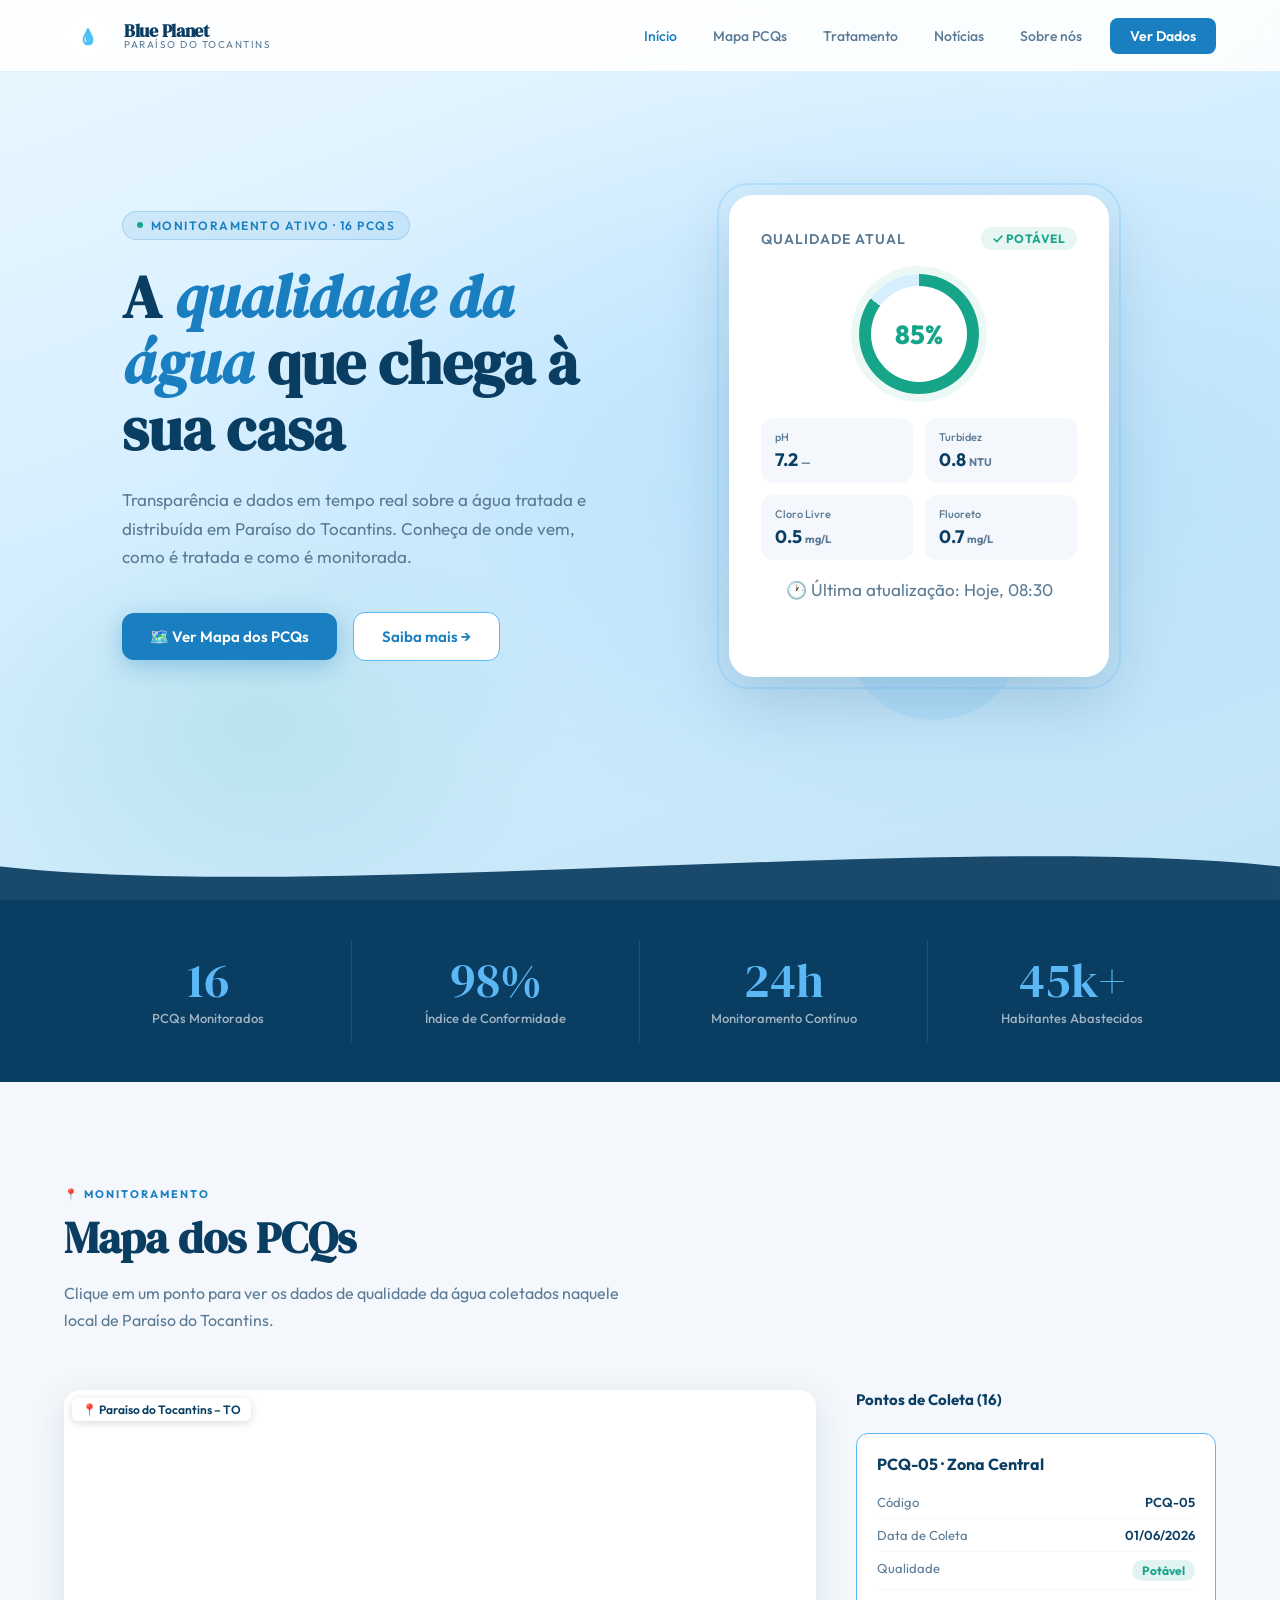
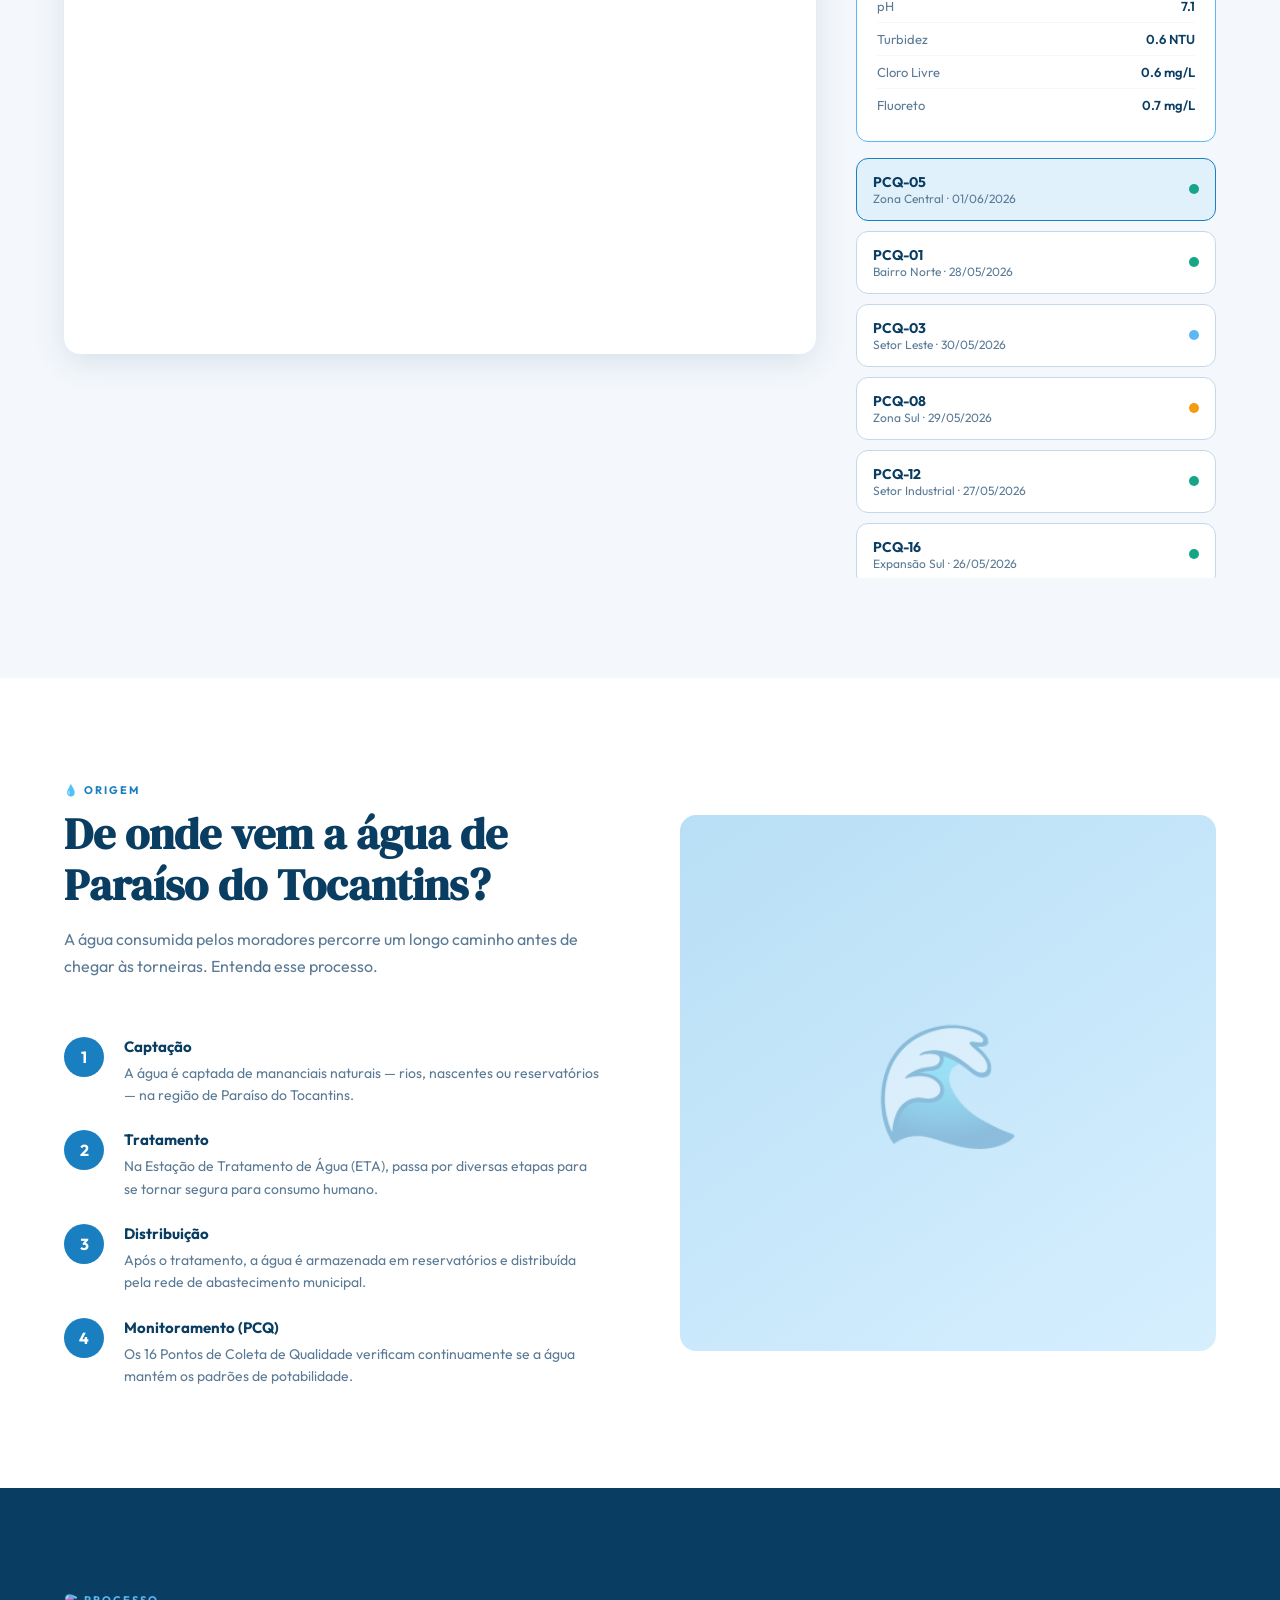
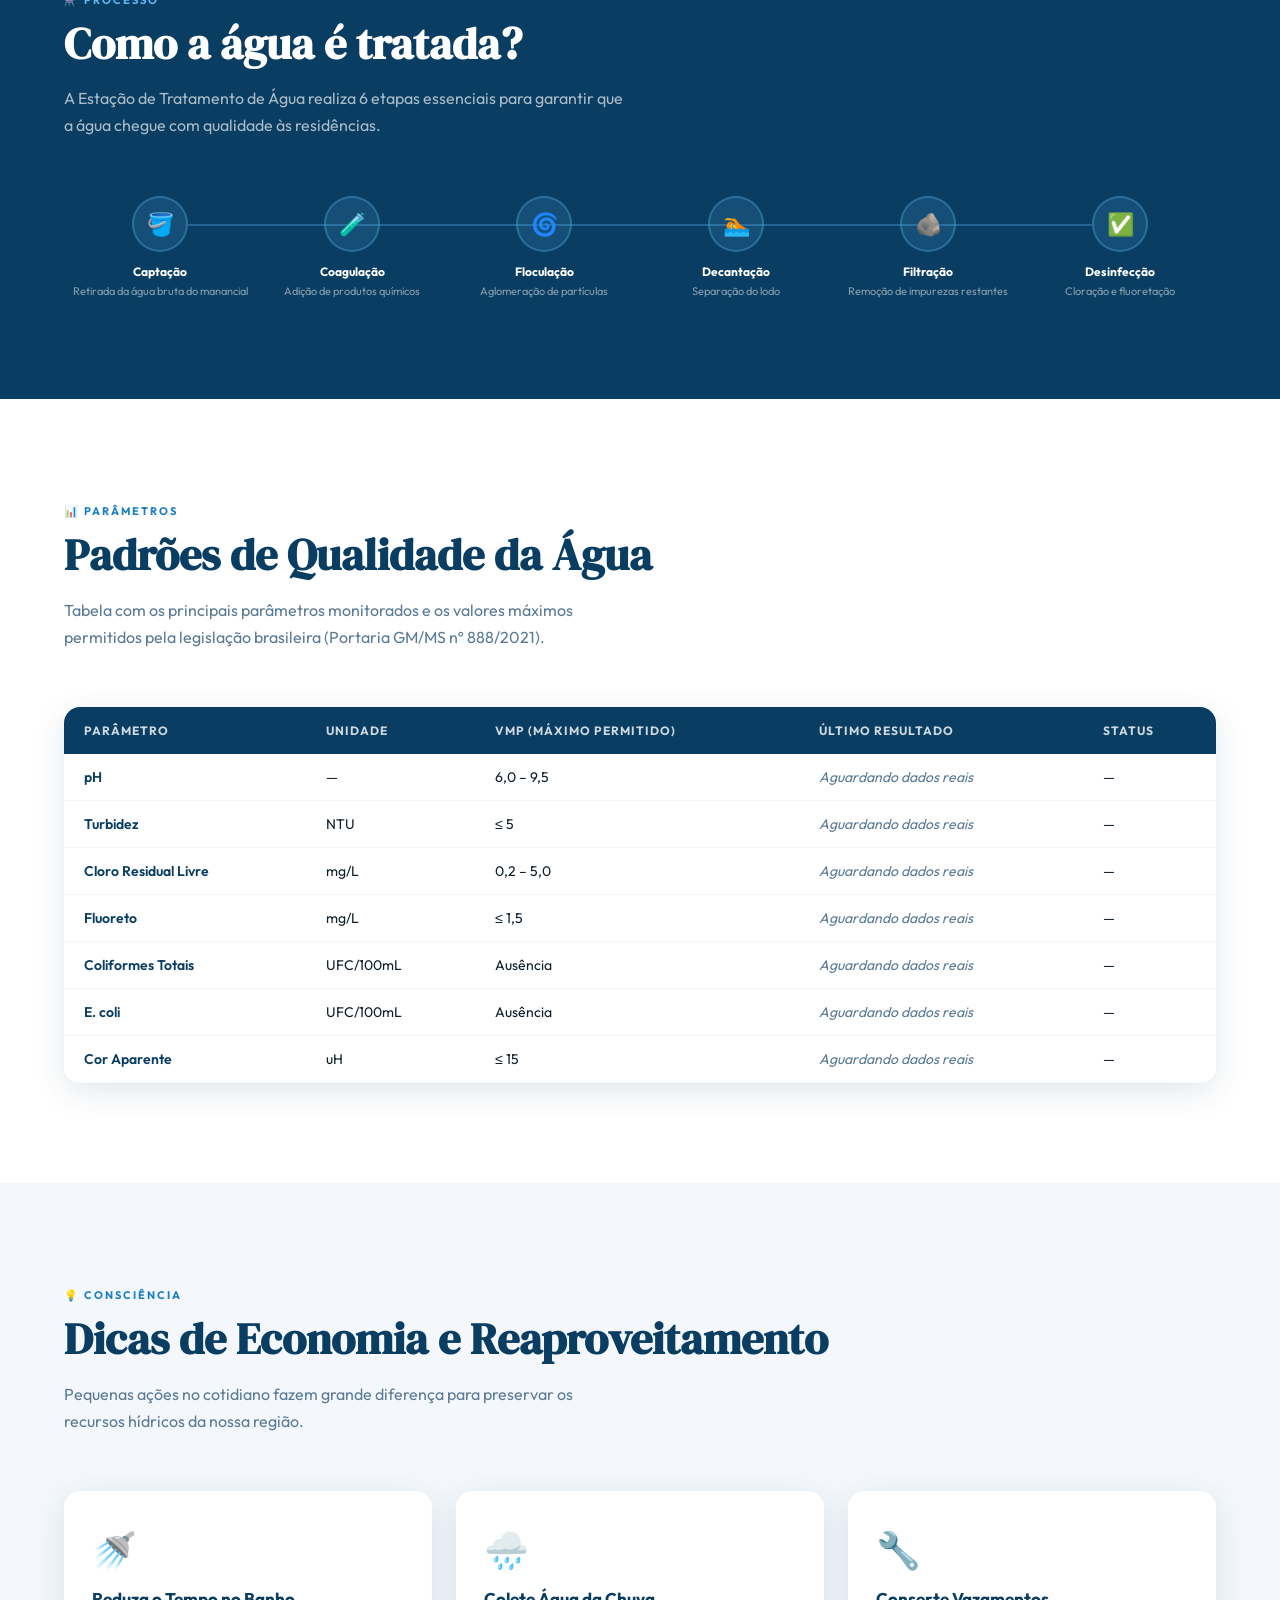
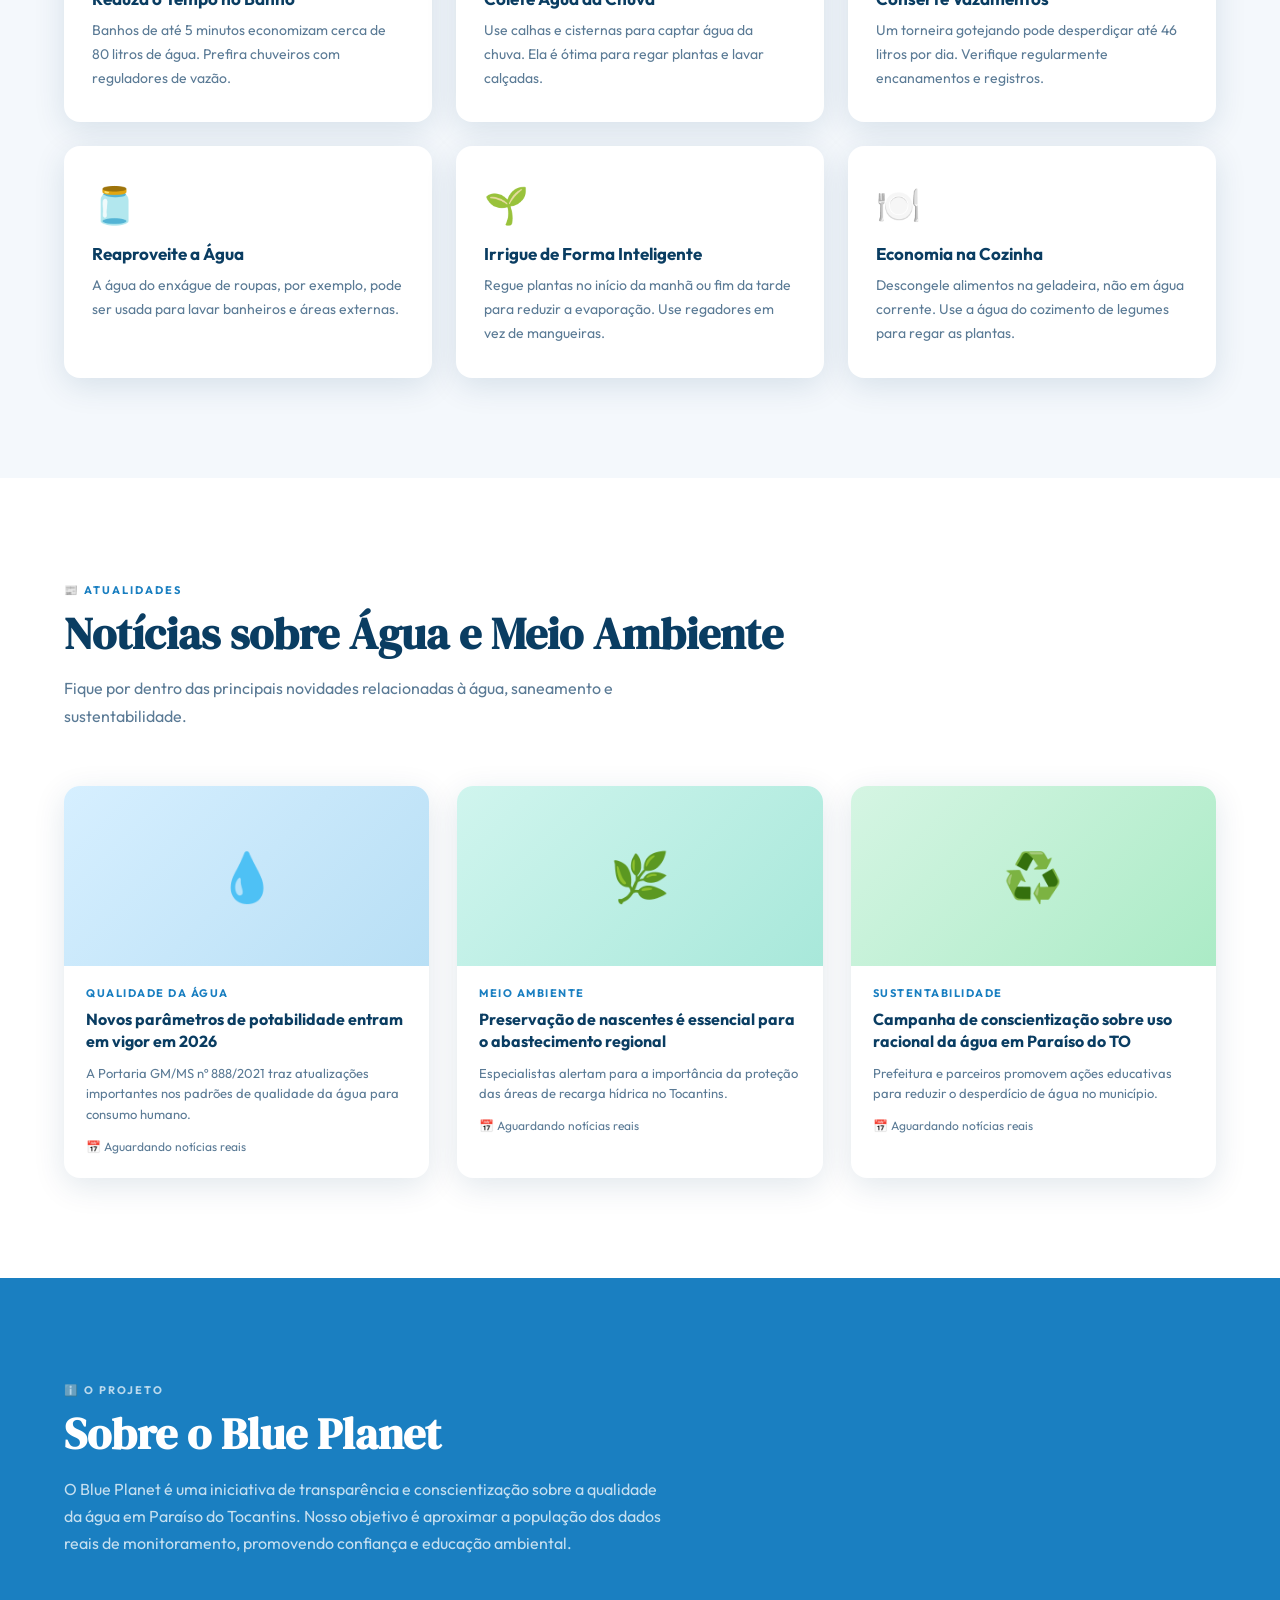
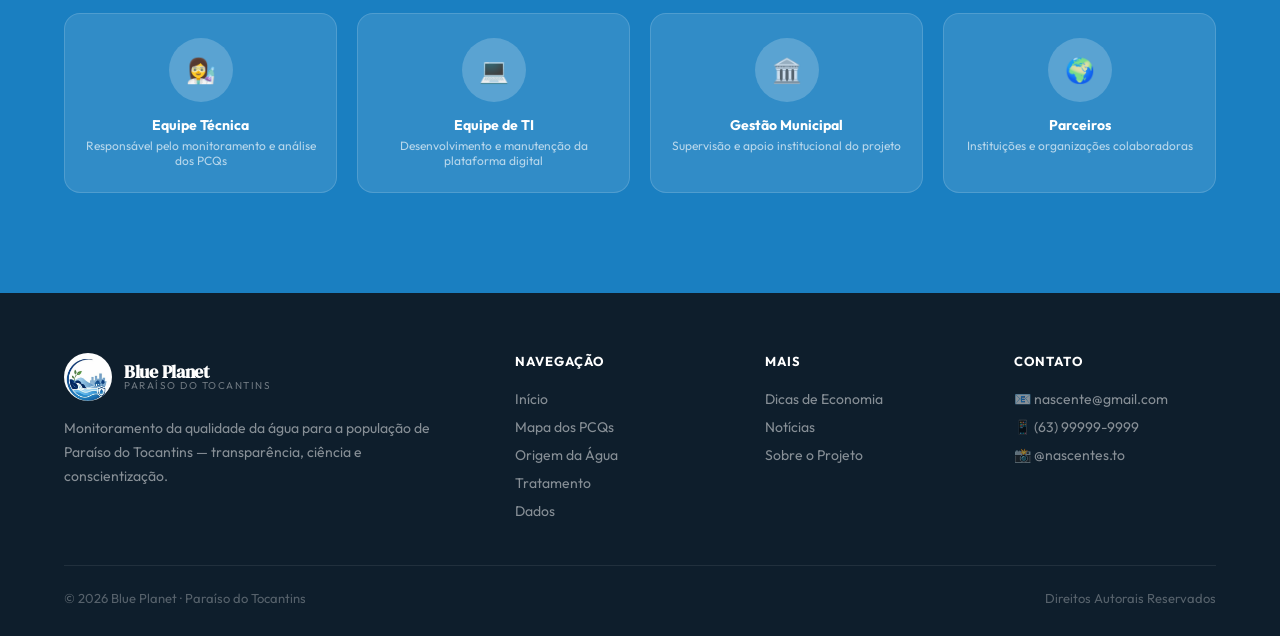
<file: BLUE PLANT/index.html>
﻿<!DOCTYPE html>
<html lang="pt-BR">
<head>
<meta charset="UTF-8">
<meta name="viewport" content="width=device-width, initial-scale=1.0">
<title>Blue Planet — Monitoramento da Água · Paraíso do Tocantins</title>
<link rel="preconnect" href="https://fonts.googleapis.com">
<link href="https://fonts.googleapis.com/css2?family=Outfit:wght@300;400;500;600;700;800&family=DM+Serif+Display:ital@0;1&display=swap" rel="stylesheet">
<link rel="stylesheet" href="style.css">
</head>
<body>

<!-- ── HEADER ── -->
<header id="header">
  <a href="#" class="logo-area">
    <div class="logo-icon">💧</div>
    <div class="logo-text">
      <strong>Blue Planet</strong>
      <span>Paraíso do Tocantins</span>
    </div>
  </a>
  <nav>
    <a href="#inicio" class="active">Início</a>
    <a href="#mapa">Mapa PCQs</a>
    <a href="#tratamento">Tratamento</a>
    <a href="#noticias">Notícias</a>
    <a href="#sobre">Sobre nós</a>
    <a href="#dados" class="btn-nav">Ver Dados</a>
  </nav>
</header>

<!-- ── HERO ── -->
<section class="hero" id="inicio">
  <div class="hero-bg"></div>
  <div class="bubble"></div>
  <div class="bubble"></div>
  <div class="bubble"></div>
  <div class="hero-inner">
    <div class="hero-content">
      <div class="hero-tag">Monitoramento Ativo · 16 PCQs</div>
      <h1>A <em>qualidade da água</em> que chega à sua casa</h1>
      <p>Transparência e dados em tempo real sobre a água tratada e distribuída em Paraíso do Tocantins. Conheça de onde vem, como é tratada e como é monitorada.</p>
      <div class="hero-actions">
        <a href="#mapa" class="btn-primary">🗺️ Ver Mapa dos PCQs</a>
        <a href="#origem" class="btn-secondary">Saiba mais →</a>
      </div>
    </div>
    <div class="hero-visual">
      <div class="water-card">
        <div class="card-header-row">
          <h3>Qualidade Atual</h3>
          <span class="badge-good">✓ POTÁVEL</span>
        </div>
        <div class="quality-circle">
          <span>85%</span>
        </div>
        <div class="params-grid">
          <div class="param-item">
            <div class="label">pH</div>
            <div class="value">7.2 <span class="unit">—</span></div>
          </div>
          <div class="param-item">
            <div class="label">Turbidez</div>
            <div class="value">0.8 <span class="unit">NTU</span></div>
          </div>
          <div class="param-item">
            <div class="label">Cloro Livre</div>
            <div class="value">0.5 <span class="unit">mg/L</span></div>
          </div>
          <div class="param-item">
            <div class="label">Fluoreto</div>
            <div class="value">0.7 <span class="unit">mg/L</span></div>
          </div>
        </div>
        <p class="last-update">🕐 Última atualização: Hoje, 08:30</p>
      </div>
    </div>
  </div>
  <div class="wave-top">
    <svg viewBox="0 0 1440 80" fill="none" xmlns="http://www.w3.org/2000/svg">
      <path d="M0,40 C360,80 1080,0 1440,40 L1440,80 L0,80 Z" fill="#1A4A6B"/>
    </svg>
  </div>
</section>

<!-- ── STATS BAR ── -->
<div class="stats-bar">
  <div class="stats-inner">
    <div class="stat-item reveal">
      <div class="stat-num">16</div>
      <div class="stat-label">PCQs Monitorados</div>
    </div>
    <div class="stat-item reveal">
      <div class="stat-num">98%</div>
      <div class="stat-label">Índice de Conformidade</div>
    </div>
    <div class="stat-item reveal">
      <div class="stat-num">24h</div>
      <div class="stat-label">Monitoramento Contínuo</div>
    </div>
    <div class="stat-item reveal">
      <div class="stat-num">45k+</div>
      <div class="stat-label">Habitantes Abastecidos</div>
    </div>
  </div>
</div>

<!-- ── MAP SECTION ── -->
<section class="map-section" id="mapa">
  <div class="section-inner">
    <div class="reveal">
      <span class="section-tag">📍 Monitoramento</span>
      <h2 class="section-title">Mapa dos PCQs</h2>
      <p class="section-sub">Clique em um ponto para ver os dados de qualidade da água coletados naquele local de Paraíso do Tocantins.</p>
    </div>
    <div class="map-layout reveal">
      <div class="map-container" style="position:relative;">
        <iframe
          src="https://maps.google.com/maps?q=-10.1769,-48.8801&z=13&output=embed"
          style="width:100%;height:100%;border:none;display:block;"
          title="Mapa de Paraíso do Tocantins"
          loading="lazy"
          referrerpolicy="no-referrer-when-downgrade"
          allowfullscreen>
        </iframe>
        <div style="position:absolute;top:8px;left:8px;background:white;padding:4px 10px;border-radius:6px;font-size:12px;font-weight:600;color:var(--blue-deep);box-shadow:0 2px 8px rgba(0,0,0,.15);">
          📍 Paraíso do Tocantins – TO
        </div>
      </div>
      <div class="map-sidebar">
        <h3>Pontos de Coleta (16)</h3>
        <div class="pcq-info-panel">
          <h4>PCQ-05 · Zona Central</h4>
          <div class="info-row"><span class="k">Código</span><span class="v">PCQ-05</span></div>
          <div class="info-row"><span class="k">Data de Coleta</span><span class="v">01/06/2026</span></div>
          <div class="info-row"><span class="k">Qualidade</span><span class="v"><span class="quality-badge potavel">Potável</span></span></div>
          <div class="info-row"><span class="k">pH</span><span class="v">7.1</span></div>
          <div class="info-row"><span class="k">Turbidez</span><span class="v">0.6 NTU</span></div>
          <div class="info-row"><span class="k">Cloro Livre</span><span class="v">0.6 mg/L</span></div>
          <div class="info-row"><span class="k">Fluoreto</span><span class="v">0.7 mg/L</span></div>
        </div>
        <div class="pcq-list">
          <div class="pcq-card active"><div><div class="pcq-id">PCQ-05</div><div class="pcq-detail">Zona Central · 01/06/2026</div></div><div class="pcq-status good"></div></div>
          <div class="pcq-card"><div><div class="pcq-id">PCQ-01</div><div class="pcq-detail">Bairro Norte · 28/05/2026</div></div><div class="pcq-status good"></div></div>
          <div class="pcq-card"><div><div class="pcq-id">PCQ-03</div><div class="pcq-detail">Setor Leste · 30/05/2026</div></div><div class="pcq-status ok"></div></div>
          <div class="pcq-card"><div><div class="pcq-id">PCQ-08</div><div class="pcq-detail">Zona Sul · 29/05/2026</div></div><div class="pcq-status warn"></div></div>
          <div class="pcq-card"><div><div class="pcq-id">PCQ-12</div><div class="pcq-detail">Setor Industrial · 27/05/2026</div></div><div class="pcq-status good"></div></div>
          <div class="pcq-card"><div><div class="pcq-id">PCQ-16</div><div class="pcq-detail">Expansão Sul · 26/05/2026</div></div><div class="pcq-status good"></div></div>
        </div>
      </div>
    </div>
  </div>
</section>

<!-- ── ORIGIN SECTION ── -->
<section id="origem">
  <div class="section-inner">
    <div class="origin-layout">
      <div class="reveal">
        <span class="section-tag">💧 Origem</span>
        <h2 class="section-title">De onde vem a água de Paraíso do Tocantins?</h2>
        <p class="section-sub">A água consumida pelos moradores percorre um longo caminho antes de chegar às torneiras. Entenda esse processo.</p>
        <div class="origin-steps">
          <div class="origin-step">
            <div class="step-num">1</div>
            <div class="step-body">
              <h4>Captação</h4>
              <p>A água é captada de mananciais naturais — rios, nascentes ou reservatórios — na região de Paraíso do Tocantins.</p>
            </div>
          </div>
          <div class="origin-step">
            <div class="step-num">2</div>
            <div class="step-body">
              <h4>Tratamento</h4>
              <p>Na Estação de Tratamento de Água (ETA), passa por diversas etapas para se tornar segura para consumo humano.</p>
            </div>
          </div>
          <div class="origin-step">
            <div class="step-num">3</div>
            <div class="step-body">
              <h4>Distribuição</h4>
              <p>Após o tratamento, a água é armazenada em reservatórios e distribuída pela rede de abastecimento municipal.</p>
            </div>
          </div>
          <div class="origin-step">
            <div class="step-num">4</div>
            <div class="step-body">
              <h4>Monitoramento (PCQ)</h4>
              <p>Os 16 Pontos de Coleta de Qualidade verificam continuamente se a água mantém os padrões de potabilidade.</p>
            </div>
          </div>
        </div>
      </div>
      <div class="origin-visual reveal">
        <div class="origin-icon">🌊</div>
      </div>
    </div>
  </div>
</section>

<!-- ── TREATMENT SECTION ── -->
<section class="treatment-section" id="tratamento">
  <div class="section-inner">
    <div class="reveal">
      <span class="section-tag">⚗️ Processo</span>
      <h2 class="section-title">Como a água é tratada?</h2>
      <p class="section-sub">A Estação de Tratamento de Água realiza 6 etapas essenciais para garantir que a água chegue com qualidade às residências.</p>
    </div>
    <div class="flow-steps reveal">
      <div class="flow-step">
        <div class="flow-icon">🪣</div>
        <h4>Captação</h4>
        <p>Retirada da água bruta do manancial</p>
      </div>
      <div class="flow-step">
        <div class="flow-icon">🧪</div>
        <h4>Coagulação</h4>
        <p>Adição de produtos químicos</p>
      </div>
      <div class="flow-step">
        <div class="flow-icon">🌀</div>
        <h4>Floculação</h4>
        <p>Aglomeração de partículas</p>
      </div>
      <div class="flow-step">
        <div class="flow-icon">🏊</div>
        <h4>Decantação</h4>
        <p>Separação do lodo</p>
      </div>
      <div class="flow-step">
        <div class="flow-icon">🪨</div>
        <h4>Filtração</h4>
        <p>Remoção de impurezas restantes</p>
      </div>
      <div class="flow-step">
        <div class="flow-icon">✅</div>
        <h4>Desinfecção</h4>
        <p>Cloração e fluoretação</p>
      </div>
    </div>
  </div>
</section>

<!-- ── PARAMETERS TABLE ── -->
<section id="dados">
  <div class="section-inner">
    <div class="reveal">
      <span class="section-tag">📊 Parâmetros</span>
      <h2 class="section-title">Padrões de Qualidade da Água</h2>
      <p class="section-sub">Tabela com os principais parâmetros monitorados e os valores máximos permitidos pela legislação brasileira (Portaria GM/MS nº 888/2021).</p>
    </div>
    <div class="table-wrapper reveal">
      <table>
        <thead>
          <tr>
            <th>Parâmetro</th>
            <th>Unidade</th>
            <th>VMP (Máximo Permitido)</th>
            <th>Último Resultado</th>
            <th>Status</th>
          </tr>
        </thead>
        <tbody>
          <tr>
            <td>pH</td>
            <td>—</td>
            <td>6,0 – 9,5</td>
            <td class="status-data">Aguardando dados reais</td>
            <td>—</td>
          </tr>
          <tr>
            <td>Turbidez</td>
            <td>NTU</td>
            <td>≤ 5</td>
            <td class="status-data">Aguardando dados reais</td>
            <td>—</td>
          </tr>
          <tr>
            <td>Cloro Residual Livre</td>
            <td>mg/L</td>
            <td>0,2 – 5,0</td>
            <td class="status-data">Aguardando dados reais</td>
            <td>—</td>
          </tr>
          <tr>
            <td>Fluoreto</td>
            <td>mg/L</td>
            <td>≤ 1,5</td>
            <td class="status-data">Aguardando dados reais</td>
            <td>—</td>
          </tr>
          <tr>
            <td>Coliformes Totais</td>
            <td>UFC/100mL</td>
            <td>Ausência</td>
            <td class="status-data">Aguardando dados reais</td>
            <td>—</td>
          </tr>
          <tr>
            <td>E. coli</td>
            <td>UFC/100mL</td>
            <td>Ausência</td>
            <td class="status-data">Aguardando dados reais</td>
            <td>—</td>
          </tr>
          <tr>
            <td>Cor Aparente</td>
            <td>uH</td>
            <td>≤ 15</td>
            <td class="status-data">Aguardando dados reais</td>
            <td>—</td>
          </tr>
        </tbody>
      </table>
    </div>
  </div>
</section>

<!-- ── TIPS SECTION ── -->
<section class="tips-section" id="dicas">
  <div class="section-inner">
    <div class="reveal">
      <span class="section-tag">💡 Consciência</span>
      <h2 class="section-title">Dicas de Economia e Reaproveitamento</h2>
      <p class="section-sub">Pequenas ações no cotidiano fazem grande diferença para preservar os recursos hídricos da nossa região.</p>
    </div>
    <div class="tips-grid">
      <div class="tip-card reveal">
        <div class="tip-icon">🚿</div>
        <h3>Reduza o Tempo no Banho</h3>
        <p>Banhos de até 5 minutos economizam cerca de 80 litros de água. Prefira chuveiros com reguladores de vazão.</p>
      </div>
      <div class="tip-card reveal">
        <div class="tip-icon">🌧️</div>
        <h3>Colete Água da Chuva</h3>
        <p>Use calhas e cisternas para captar água da chuva. Ela é ótima para regar plantas e lavar calçadas.</p>
      </div>
      <div class="tip-card reveal">
        <div class="tip-icon">🔧</div>
        <h3>Conserte Vazamentos</h3>
        <p>Um torneira gotejando pode desperdiçar até 46 litros por dia. Verifique regularmente encanamentos e registros.</p>
      </div>
      <div class="tip-card reveal">
        <div class="tip-icon">🫙</div>
        <h3>Reaproveite a Água</h3>
        <p>A água do enxágue de roupas, por exemplo, pode ser usada para lavar banheiros e áreas externas.</p>
      </div>
      <div class="tip-card reveal">
        <div class="tip-icon">🌱</div>
        <h3>Irrigue de Forma Inteligente</h3>
        <p>Regue plantas no início da manhã ou fim da tarde para reduzir a evaporação. Use regadores em vez de mangueiras.</p>
      </div>
      <div class="tip-card reveal">
        <div class="tip-icon">🍽️</div>
        <h3>Economia na Cozinha</h3>
        <p>Descongele alimentos na geladeira, não em água corrente. Use a água do cozimento de legumes para regar as plantas.</p>
      </div>
    </div>
  </div>
</section>

<!-- ── NEWS SECTION ── -->
<section id="noticias">
  <div class="section-inner">
    <div class="reveal">
      <span class="section-tag">📰 Atualidades</span>
      <h2 class="section-title">Notícias sobre Água e Meio Ambiente</h2>
      <p class="section-sub">Fique por dentro das principais novidades relacionadas à água, saneamento e sustentabilidade.</p>
    </div>
    <div class="news-grid">
      <div class="news-card reveal">
        <div class="news-img blue">💧</div>
        <div class="news-body">
          <div class="news-cat">Qualidade da Água</div>
          <h3>Novos parâmetros de potabilidade entram em vigor em 2026</h3>
          <p>A Portaria GM/MS nº 888/2021 traz atualizações importantes nos padrões de qualidade da água para consumo humano.</p>
          <div class="news-date">📅 Aguardando notícias reais</div>
        </div>
      </div>
      <div class="news-card reveal">
        <div class="news-img teal">🌿</div>
        <div class="news-body">
          <div class="news-cat">Meio Ambiente</div>
          <h3>Preservação de nascentes é essencial para o abastecimento regional</h3>
          <p>Especialistas alertam para a importância da proteção das áreas de recarga hídrica no Tocantins.</p>
          <div class="news-date">📅 Aguardando notícias reais</div>
        </div>
      </div>
      <div class="news-card reveal">
        <div class="news-img green">♻️</div>
        <div class="news-body">
          <div class="news-cat">Sustentabilidade</div>
          <h3>Campanha de conscientização sobre uso racional da água em Paraíso do TO</h3>
          <p>Prefeitura e parceiros promovem ações educativas para reduzir o desperdício de água no município.</p>
          <div class="news-date">📅 Aguardando notícias reais</div>
        </div>
      </div>
    </div>
  </div>
</section>

<!-- ── ABOUT SECTION ── -->
<section class="about-section" id="sobre">
  <div class="section-inner">
    <div class="reveal">
      <span class="section-tag">ℹ️ O Projeto</span>
      <h2 class="section-title">Sobre o Blue Planet</h2>
      <p class="section-sub">O Blue Planet é uma iniciativa de transparência e conscientização sobre a qualidade da água em Paraíso do Tocantins. Nosso objetivo é aproximar a população dos dados reais de monitoramento, promovendo confiança e educação ambiental.</p>
    </div>
    <div class="team-grid reveal">
      <div class="team-card">
        <div class="avatar">👩‍🔬</div>
        <h4>Equipe Técnica</h4>
        <p>Responsável pelo monitoramento e análise dos PCQs</p>
      </div>
      <div class="team-card">
        <div class="avatar">💻</div>
        <h4>Equipe de TI</h4>
        <p>Desenvolvimento e manutenção da plataforma digital</p>
      </div>
      <div class="team-card">
        <div class="avatar">🏛️</div>
        <h4>Gestão Municipal</h4>
        <p>Supervisão e apoio institucional do projeto</p>
      </div>
      <div class="team-card">
        <div class="avatar">🌍</div>
        <h4>Parceiros</h4>
        <p>Instituições e organizações colaboradoras</p>
      </div>
    </div>
  </div>
</section>

<!-- ── FOOTER ── -->
<footer>
  <div class="footer-inner">
    <div class="footer-brand">
      <div class="logo-area" style="text-decoration:none">
        <div class="logo-icon"><img src="[data-uri]" alt="Blue Planet Logo"></div>
        <div class="logo-text">
          <strong>Blue Planet</strong>
          <span>Paraíso do Tocantins</span>
        </div>
      </div>
      <p class="footer-desc">Monitoramento da qualidade da água para a população de Paraíso do Tocantins — transparência, ciência e conscientização.</p>
    </div>
    <div class="footer-col">
      <h4>Navegação</h4>
      <a href="#inicio">Início</a>
      <a href="#mapa">Mapa dos PCQs</a>
      <a href="#origem">Origem da Água</a>
      <a href="#tratamento">Tratamento</a>
      <a href="#dados">Dados</a>
    </div>
    <div class="footer-col">
      <h4>Mais</h4>
      <a href="#dicas">Dicas de Economia</a>
      <a href="#noticias">Notícias</a>
      <a href="#sobre">Sobre o Projeto</a>
    </div>
    <div class="footer-col">
      <h4>Contato</h4>
      <p>📧 nascente@gmail.com</p>
      <p>📱 (63) 99999-9999</p>
      <p>📸 @nascentes.to</p>
    </div>
  </div>
  <div class="footer-bottom">
    <span>© 2026 Blue Planet · Paraíso do Tocantins</span>
    <span>Direitos Autorais Reservados</span>
  </div>
</footer>

<script src="script.js"></script>
</body>
</html>
</file>
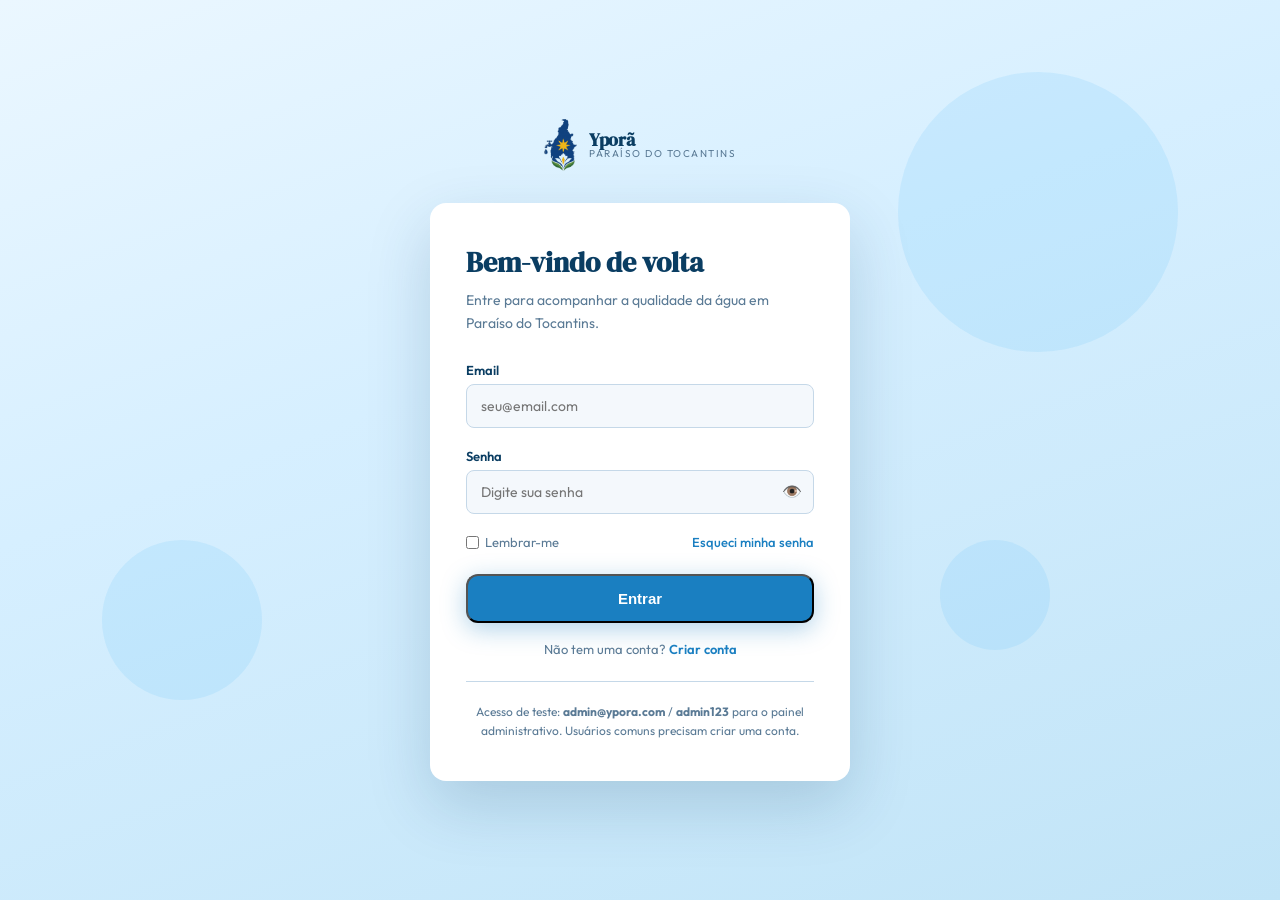
<file: login.html>
<!DOCTYPE html>
<html lang="pt-BR">
<!-- ============================================================
     YPORÃ · PÁGINA DE LOGIN (login.html)
     Formulários de Entrar e Cadastrar. Comportamento em login.js, estilos em style.css.
     ============================================================ -->
<head>
<meta charset="UTF-8">
<meta name="viewport" content="width=device-width, initial-scale=1.0">
<title>Entrar · Yporã</title>
<link rel="preconnect" href="https://fonts.googleapis.com">
<link href="https://fonts.googleapis.com/css2?family=Outfit:wght@300;400;500;600;700;800&family=DM+Serif+Display:ital@0;1&display=swap" rel="stylesheet">
<link rel="stylesheet" href="style.css">
</head>
<body class="login-page-body">

  <!-- Bolhas animadas do fundo -->
  <div class="bubble"></div>
  <div class="bubble"></div>
  <div class="bubble"></div>

  <!-- Logo (volta para a página principal) -->
  <a href="index.html" class="logo-area login-logo">
    <div class="logo-icon"><img src="img/logo-ypora.png" alt="Logo do projeto Yporã"></div>
    <div class="logo-text">
      <strong>Yporã</strong>
      <span>Paraíso do Tocantins</span>
    </div>
  </a>

  <main class="login-card">
    <h1 id="authTitle">Bem-vindo de volta</h1>
    <p class="login-sub" id="authSub">Entre para acompanhar a qualidade da água em Paraíso do Tocantins.</p>

    <div class="login-error" id="loginError"></div>
    <div class="login-success" id="loginSuccess"></div>

    <!-- Formulário: Entrar -->
    <form id="loginForm" novalidate>
      <div class="form-group">
        <label for="email">Email</label>
        <input type="email" id="email" name="email" placeholder="seu@email.com" autocomplete="email" required>
        <span class="account-badge" id="accountBadge"></span>
      </div>

      <div class="form-group">
        <label for="password">Senha</label>
        <div class="password-wrap">
          <input type="password" id="password" name="password" placeholder="Digite sua senha" autocomplete="current-password" required>
          <button type="button" class="toggle-password" id="togglePassword" data-target="password" aria-label="Mostrar senha">👁️</button>
        </div>
      </div>

      <div class="login-row">
        <label class="checkbox-label"><input type="checkbox" id="remember"> Lembrar-me</label>
        <a href="#" class="forgot-link" id="forgotLink">Esqueci minha senha</a>
      </div>

      <button type="submit" class="btn-primary btn-block">Entrar</button>

      <p class="auth-switch">Não tem uma conta? <a href="#" id="showSignup">Criar conta</a></p>
    </form>

    <!-- Formulário: Cadastrar (escondido até clicar em "Criar conta") -->
    <form id="signupForm" novalidate hidden>
      <div class="form-group">
        <label for="signupName">Nome</label>
        <input type="text" id="signupName" name="name" placeholder="Seu nome completo" autocomplete="name" required>
      </div>

      <div class="form-group">
        <label for="signupEmail">Email</label>
        <input type="email" id="signupEmail" name="email" placeholder="seu@email.com" autocomplete="email" required>
      </div>

      <div class="form-group">
        <label for="signupPassword">Senha</label>
        <div class="password-wrap">
          <input type="password" id="signupPassword" name="password" placeholder="Mínimo de 6 caracteres" autocomplete="new-password" required>
          <button type="button" class="toggle-password" data-target="signupPassword" aria-label="Mostrar senha">👁️</button>
        </div>
      </div>

      <div class="form-group">
        <label for="signupConfirm">Confirmar senha</label>
        <div class="password-wrap">
          <input type="password" id="signupConfirm" name="confirm" placeholder="Repita a senha" autocomplete="new-password" required>
          <button type="button" class="toggle-password" data-target="signupConfirm" aria-label="Mostrar senha">👁️</button>
        </div>
      </div>

      <button type="submit" class="btn-primary btn-block">Criar conta</button>

      <p class="auth-switch">Já tem uma conta? <a href="#" id="showLogin">Entrar</a></p>
    </form>

    <p class="login-hint">Acesso de teste: <strong>admin@ypora.com</strong> / <strong>admin123</strong> para o painel administrativo. Usuários comuns precisam criar uma conta.</p>
  </main>

<script src="login.js"></script>
</body>
</html>
</file>
<file: BLUE PLANT/style.css>
﻿  :root {
    --blue-deep:   #0A3D62;
    --blue-main:   #1A7FC1;
    --blue-light:  #5BB8F5;
    --blue-pale:   #D6EFFF;
    --blue-glass:  rgba(91,184,245,0.12);
    --teal:        #17A589;
    --white:       #FFFFFF;
    --gray-100:    #F4F8FC;
    --gray-300:    #C5D8E8;
    --gray-600:    #5A7A95;
    --gray-900:    #0E1E2C;
    --font-display: 'DM Serif Display', serif;
    --font-body:    'Outfit', sans-serif;
    --radius:       16px;
    --radius-sm:    8px;
    --shadow:       0 8px 32px rgba(10,61,98,0.12);
    --shadow-lg:    0 24px 64px rgba(10,61,98,0.18);
  }

  *, *::before, *::after { box-sizing: border-box; margin: 0; padding: 0; }
  html { scroll-behavior: smooth; }
  body {
    font-family: var(--font-body);
    color: var(--gray-900);
    background: var(--white);
    overflow-x: hidden;
  }

  /* ── HEADER ── */
  header {
    position: fixed; top: 0; left: 0; right: 0; z-index: 100;
    padding: 0 5%;
    height: 72px;
    display: flex; align-items: center; justify-content: space-between;
    background: rgba(255,255,255,0.88);
    backdrop-filter: blur(16px);
    border-bottom: 1px solid rgba(91,184,245,0.18);
    transition: box-shadow .3s;
  }
  header.scrolled { box-shadow: var(--shadow); }

  .logo-area { display: flex; align-items: center; gap: 12px; text-decoration: none; }
  .logo-icon {
    width: 48px; height: 48px; border-radius: 50%;
    overflow: hidden;
    display: flex; align-items: center; justify-content: center;
    background: white;
  }
  .logo-icon img {
    width: 100%; height: 100%; object-fit: cover;
  }
  .logo-text { display: flex; flex-direction: column; line-height: 1; }
  .logo-text strong {
    font-family: var(--font-display);
    font-size: 18px; color: var(--blue-deep); letter-spacing: -0.3px;
  }
  .logo-text span { font-size: 10px; color: var(--gray-600); letter-spacing: 1.5px; text-transform: uppercase; }

  nav { display: flex; align-items: center; gap: 4px; }
  nav a {
    padding: 8px 16px; border-radius: 8px;
    font-size: 14px; font-weight: 500; color: var(--gray-600);
    text-decoration: none; transition: all .2s;
  }
  nav a:hover { color: var(--blue-main); background: var(--blue-glass); }
  nav a.active { color: var(--blue-main); }

  .btn-nav {
    padding: 9px 20px; border-radius: 8px;
    background: var(--blue-main); color: white;
    font-size: 14px; font-weight: 600; text-decoration: none;
    transition: all .2s; margin-left: 8px;
  }
  .btn-nav:hover { background: var(--blue-deep); transform: translateY(-1px); }

  /* ── HERO ── */
  .hero {
    min-height: 100vh;
    padding-top: 72px;
    position: relative;
    display: flex; align-items: center;
    overflow: hidden;
    background: linear-gradient(160deg, #EBF7FF 0%, #D6EFFF 40%, #C1E4F7 100%);
  }
  .hero-bg {
    position: absolute; inset: 0;
    background:
      radial-gradient(ellipse 80% 60% at 70% 50%, rgba(91,184,245,0.22) 0%, transparent 70%),
      radial-gradient(ellipse 40% 40% at 20% 80%, rgba(23,165,137,0.12) 0%, transparent 60%);
  }
  .wave-top {
    position: absolute; bottom: -2px; left: 0; right: 0;
  }
  .wave-top svg { display: block; width: 100%; }

  /* floating circles */
  .bubble {
    position: absolute; border-radius: 50%;
    background: rgba(91,184,245,0.15);
    animation: float 6s ease-in-out infinite;
  }
  .bubble:nth-child(1) { width: 300px; height: 300px; top: 10%; right: 5%; animation-delay: 0s; }
  .bubble:nth-child(2) { width: 180px; height: 180px; top: 60%; right: 20%; animation-delay: 2s; }
  .bubble:nth-child(3) { width: 120px; height: 120px; top: 25%; right: 30%; animation-delay: 4s; }
  @keyframes float {
    0%, 100% { transform: translateY(0); }
    50% { transform: translateY(-20px); }
  }

  .hero-inner {
    position: relative; z-index: 2;
    max-width: 1200px; margin: 0 auto; padding: 80px 5%;
    display: grid; grid-template-columns: 1fr 1fr; gap: 80px; align-items: center;
  }
  .hero-tag {
    display: inline-flex; align-items: center; gap: 8px;
    padding: 6px 14px; border-radius: 100px;
    background: rgba(26,127,193,0.1); border: 1px solid rgba(26,127,193,0.2);
    font-size: 12px; font-weight: 600; color: var(--blue-main);
    text-transform: uppercase; letter-spacing: 1.5px;
    margin-bottom: 24px;
  }
  .hero-tag::before {
    content: ''; width: 6px; height: 6px; border-radius: 50%;
    background: var(--teal); animation: pulse 2s infinite;
  }
  @keyframes pulse {
    0%, 100% { opacity: 1; transform: scale(1); }
    50% { opacity: 0.5; transform: scale(1.4); }
  }
  .hero h1 {
    font-family: var(--font-display);
    font-size: clamp(38px, 5vw, 60px);
    line-height: 1.1; color: var(--blue-deep);
    margin-bottom: 24px;
  }
  .hero h1 em { font-style: italic; color: var(--blue-main); }
  .hero p {
    font-size: 17px; line-height: 1.7; color: var(--gray-600);
    margin-bottom: 40px; max-width: 480px;
  }
  .hero-actions { display: flex; gap: 16px; flex-wrap: wrap; align-items: center; }
  .btn-primary {
    padding: 14px 28px; border-radius: 12px;
    background: var(--blue-main); color: white;
    font-size: 15px; font-weight: 600; text-decoration: none;
    display: inline-flex; align-items: center; gap: 8px;
    transition: all .25s; box-shadow: 0 6px 24px rgba(26,127,193,0.35);
  }
  .btn-primary:hover { background: var(--blue-deep); transform: translateY(-2px); box-shadow: 0 12px 32px rgba(26,127,193,0.4); }
  .btn-secondary {
    padding: 14px 28px; border-radius: 12px;
    background: white; color: var(--blue-main);
    font-size: 15px; font-weight: 600; text-decoration: none;
    border: 1.5px solid var(--blue-light);
    display: inline-flex; align-items: center; gap: 8px;
    transition: all .25s;
  }
  .btn-secondary:hover { background: var(--blue-pale); transform: translateY(-2px); }

  /* hero visual */
  .hero-visual {
    display: flex; justify-content: center; align-items: center;
  }
  .water-card {
    background: white; border-radius: 24px;
    box-shadow: var(--shadow-lg);
    padding: 32px; width: 100%; max-width: 380px;
    position: relative;
  }
  .water-card::before {
    content: ''; position: absolute;
    top: -12px; left: -12px; right: -12px; bottom: -12px;
    border-radius: 32px;
    border: 2px solid rgba(91,184,245,0.25);
    pointer-events: none;
  }
  .card-header-row {
    display: flex; align-items: center; justify-content: space-between;
    margin-bottom: 24px;
  }
  .card-header-row h3 { font-size: 14px; font-weight: 600; color: var(--gray-600); text-transform: uppercase; letter-spacing: 1px; }
  .badge-good {
    padding: 4px 12px; border-radius: 100px;
    background: rgba(23,165,137,0.1); color: var(--teal);
    font-size: 12px; font-weight: 700; letter-spacing: 0.5px;
  }
  .quality-circle {
    width: 120px; height: 120px; border-radius: 50%; margin: 0 auto 24px;
    background: conic-gradient(var(--teal) 0% 85%, var(--blue-pale) 85%);
    display: flex; align-items: center; justify-content: center;
    box-shadow: 0 0 0 8px rgba(23,165,137,0.08);
    position: relative;
  }
  .quality-circle::after {
    content: ''; position: absolute;
    inset: 12px; border-radius: 50%; background: white;
  }
  .quality-circle span {
    position: relative; z-index: 1;
    font-size: 26px; font-weight: 800; color: var(--teal);
  }
  .params-grid { display: grid; grid-template-columns: 1fr 1fr; gap: 12px; }
  .param-item {
    background: var(--gray-100); border-radius: 12px;
    padding: 12px 14px;
  }
  .param-item .label { font-size: 11px; color: var(--gray-600); font-weight: 500; margin-bottom: 4px; }
  .param-item .value { font-size: 18px; font-weight: 700; color: var(--blue-deep); }
  .param-item .unit { font-size: 11px; color: var(--gray-600); }
  .last-update { margin-top: 16px; font-size: 11px; color: var(--gray-600); text-align: center; }

  /* ── STATS ── */
  .stats-bar {
    background: var(--blue-deep);
    padding: 40px 5%;
  }
  .stats-inner {
    max-width: 1200px; margin: 0 auto;
    display: grid; grid-template-columns: repeat(4, 1fr); gap: 0;
  }
  .stat-item {
    text-align: center; padding: 16px 24px;
    border-right: 1px solid rgba(255,255,255,0.1);
  }
  .stat-item:last-child { border-right: none; }
  .stat-num {
    font-family: var(--font-display);
    font-size: 48px; color: var(--blue-light);
    line-height: 1;
  }
  .stat-label { font-size: 13px; color: rgba(255,255,255,0.6); margin-top: 6px; font-weight: 500; }

  /* ── SECTIONS COMMON ── */
  section { padding: 100px 5%; }
  .section-inner { max-width: 1200px; margin: 0 auto; }
  .section-tag {
    display: inline-block; margin-bottom: 12px;
    font-size: 11px; font-weight: 700; letter-spacing: 2px;
    text-transform: uppercase; color: var(--blue-main);
  }
  .section-title {
    font-family: var(--font-display);
    font-size: clamp(28px, 4vw, 44px);
    color: var(--blue-deep); line-height: 1.15;
    margin-bottom: 16px;
  }
  .section-sub {
    font-size: 16px; color: var(--gray-600); line-height: 1.7;
    max-width: 560px; margin-bottom: 56px;
  }

  /* ── MAP SECTION ── */
  .map-section { background: var(--gray-100); }
  .map-layout { display: grid; grid-template-columns: 1fr 360px; gap: 40px; align-items: start; }
  .map-container {
    background: white; border-radius: var(--radius);
    box-shadow: var(--shadow); overflow: hidden;
    aspect-ratio: 4/3; position: relative;
    display: flex; align-items: center; justify-content: center;
  }
  .map-placeholder {
    width: 100%; height: 100%;
    background: linear-gradient(135deg, #D6EFFF 0%, #B8DFF5 50%, #9ACFE8 100%);
    position: relative; display: flex; flex-direction: column;
    align-items: center; justify-content: center; gap: 16px;
  }
  .map-grid {
    position: absolute; inset: 0;
    background-image: 
      linear-gradient(rgba(26,127,193,0.08) 1px, transparent 1px),
      linear-gradient(90deg, rgba(26,127,193,0.08) 1px, transparent 1px);
    background-size: 40px 40px;
  }
  .map-city-label {
    position: relative; z-index: 1;
    font-family: var(--font-display); font-size: 22px; color: var(--blue-deep);
    text-align: center;
  }
  .map-city-label small { display: block; font-family: var(--font-body); font-size: 12px; color: var(--gray-600); font-weight: 500; margin-top: 4px; }
  /* PCQ dots */
  .pcq-dot {
    position: absolute; width: 14px; height: 14px; border-radius: 50%;
    background: var(--blue-main); border: 2px solid white;
    box-shadow: 0 2px 8px rgba(26,127,193,0.5);
    cursor: pointer; z-index: 2; transition: transform .2s;
  }
  .pcq-dot:hover { transform: scale(1.5); background: var(--teal); }
  .pcq-dot::after {
    content: ''; position: absolute;
    inset: -4px; border-radius: 50%;
    border: 2px solid rgba(26,127,193,0.3);
    animation: ripple 2s infinite;
  }
  @keyframes ripple {
    0% { transform: scale(1); opacity: 1; }
    100% { transform: scale(2.5); opacity: 0; }
  }

  .map-sidebar { display: flex; flex-direction: column; gap: 16px; }
  .map-sidebar h3 {
    font-size: 15px; font-weight: 700; color: var(--blue-deep);
    margin-bottom: 4px;
  }
  .pcq-list { display: flex; flex-direction: column; gap: 10px; max-height: 420px; overflow-y: auto; }
  .pcq-list::-webkit-scrollbar { width: 4px; }
  .pcq-list::-webkit-scrollbar-thumb { background: var(--blue-light); border-radius: 4px; }
  .pcq-card {
    background: white; border-radius: 12px; padding: 14px 16px;
    border: 1.5px solid var(--gray-300);
    cursor: pointer; transition: all .2s;
    display: flex; align-items: center; justify-content: space-between;
  }
  .pcq-card:hover { border-color: var(--blue-main); box-shadow: 0 4px 16px rgba(26,127,193,0.12); }
  .pcq-card.active { border-color: var(--blue-main); background: var(--blue-glass); }
  .pcq-id { font-size: 14px; font-weight: 700; color: var(--blue-deep); }
  .pcq-status {
    width: 10px; height: 10px; border-radius: 50%;
  }
  .pcq-status.good { background: var(--teal); }
  .pcq-status.warn { background: #F39C12; }
  .pcq-status.ok   { background: var(--blue-light); }
  .pcq-detail { font-size: 12px; color: var(--gray-600); }

  /* PCQ detail panel */
  .pcq-info-panel {
    background: white; border-radius: 12px; padding: 20px;
    border: 1.5px solid var(--blue-light); margin-top: 4px;
  }
  .pcq-info-panel h4 { font-size: 16px; font-weight: 700; color: var(--blue-deep); margin-bottom: 12px; }
  .info-row { display: flex; justify-content: space-between; padding: 8px 0; border-bottom: 1px solid var(--gray-100); font-size: 13px; }
  .info-row:last-child { border-bottom: none; }
  .info-row .k { color: var(--gray-600); }
  .info-row .v { font-weight: 600; color: var(--blue-deep); }
  .quality-badge {
    display: inline-block; padding: 3px 10px; border-radius: 100px;
    font-size: 12px; font-weight: 700;
  }
  .quality-badge.potavel { background: rgba(23,165,137,0.12); color: var(--teal); }

  /* ── ORIGIN SECTION ── */
  .origin-layout { display: grid; grid-template-columns: 1fr 1fr; gap: 80px; align-items: center; }
  .origin-visual {
    position: relative; border-radius: var(--radius);
    overflow: hidden; aspect-ratio: 1;
    background: linear-gradient(145deg, #B8DFF5, #D6EFFF);
    display: flex; align-items: center; justify-content: center;
  }
  .origin-icon { font-size: 120px; opacity: 0.35; }
  .origin-steps { display: flex; flex-direction: column; gap: 24px; }
  .origin-step { display: flex; gap: 20px; align-items: flex-start; }
  .step-num {
    width: 40px; height: 40px; border-radius: 50%; flex-shrink: 0;
    background: var(--blue-main); color: white;
    font-size: 16px; font-weight: 700;
    display: flex; align-items: center; justify-content: center;
  }
  .step-body h4 { font-size: 15px; font-weight: 700; color: var(--blue-deep); margin-bottom: 6px; }
  .step-body p { font-size: 14px; color: var(--gray-600); line-height: 1.6; }

  /* ── TREATMENT SECTION ── */
  .treatment-section { background: var(--blue-deep); color: white; }
  .treatment-section .section-title { color: white; }
  .treatment-section .section-tag { color: var(--blue-light); }
  .treatment-section .section-sub { color: rgba(255,255,255,0.65); }
  .flow-steps {
    display: grid; grid-template-columns: repeat(6, 1fr); gap: 0;
    align-items: start; position: relative;
  }
  .flow-steps::before {
    content: '';
    position: absolute; top: 28px; left: calc(8.33% + 28px); right: calc(8.33% + 28px);
    height: 2px; background: rgba(91,184,245,0.3);
    z-index: 0;
  }
  .flow-step {
    display: flex; flex-direction: column; align-items: center;
    text-align: center; padding: 0 8px; position: relative; z-index: 1;
  }
  .flow-icon {
    width: 56px; height: 56px; border-radius: 50%;
    background: rgba(91,184,245,0.15); border: 2px solid rgba(91,184,245,0.3);
    display: flex; align-items: center; justify-content: center; font-size: 22px;
    margin-bottom: 12px; transition: all .3s;
  }
  .flow-step:hover .flow-icon { background: var(--blue-main); border-color: var(--blue-main); transform: scale(1.1); }
  .flow-step h4 { font-size: 12px; font-weight: 700; color: white; margin-bottom: 4px; }
  .flow-step p { font-size: 11px; color: rgba(255,255,255,0.5); line-height: 1.5; }

  /* ── PARAMETERS TABLE ── */
  .table-wrapper {
    overflow-x: auto; border-radius: var(--radius);
    box-shadow: var(--shadow);
  }
  table { width: 100%; border-collapse: collapse; background: white; }
  thead tr { background: var(--blue-deep); }
  thead th {
    padding: 16px 20px; text-align: left;
    font-size: 12px; font-weight: 700; color: rgba(255,255,255,0.8);
    text-transform: uppercase; letter-spacing: 1px;
  }
  tbody tr { border-bottom: 1px solid var(--gray-100); transition: background .15s; }
  tbody tr:hover { background: var(--blue-pale); }
  tbody td { padding: 14px 20px; font-size: 14px; color: var(--gray-900); }
  tbody td:first-child { font-weight: 600; color: var(--blue-deep); }
  .status-ok { color: var(--teal); font-weight: 700; }
  .status-data { color: var(--gray-600); font-style: italic; }

  /* ── TIPS SECTION ── */
  .tips-section { background: var(--gray-100); }
  .tips-grid { display: grid; grid-template-columns: repeat(3, 1fr); gap: 24px; }
  .tip-card {
    background: white; border-radius: var(--radius);
    padding: 32px 28px; box-shadow: var(--shadow);
    transition: transform .25s; border-top: 4px solid transparent;
  }
  .tip-card:hover { transform: translateY(-6px); border-top-color: var(--blue-main); }
  .tip-icon { font-size: 36px; margin-bottom: 16px; }
  .tip-card h3 { font-size: 17px; font-weight: 700; color: var(--blue-deep); margin-bottom: 10px; }
  .tip-card p { font-size: 14px; color: var(--gray-600); line-height: 1.7; }

  /* ── NEWS SECTION ── */
  .news-grid { display: grid; grid-template-columns: repeat(3, 1fr); gap: 28px; }
  .news-card {
    border-radius: var(--radius); overflow: hidden;
    background: white; box-shadow: var(--shadow); transition: transform .25s;
  }
  .news-card:hover { transform: translateY(-4px); box-shadow: var(--shadow-lg); }
  .news-img {
    height: 180px;
    display: flex; align-items: center; justify-content: center;
    font-size: 48px;
  }
  .news-img.blue  { background: linear-gradient(135deg, #D6EFFF, #B8DFF5); }
  .news-img.teal  { background: linear-gradient(135deg, #D0F5EE, #A8E8DA); }
  .news-img.green { background: linear-gradient(135deg, #D5F5E3, #ABEBC6); }
  .news-body { padding: 20px 22px 24px; }
  .news-cat {
    font-size: 11px; font-weight: 700; text-transform: uppercase;
    letter-spacing: 1.5px; color: var(--blue-main); margin-bottom: 8px;
  }
  .news-body h3 { font-size: 16px; font-weight: 700; color: var(--blue-deep); line-height: 1.4; margin-bottom: 10px; }
  .news-body p { font-size: 13px; color: var(--gray-600); line-height: 1.6; }
  .news-date { font-size: 12px; color: var(--gray-600); margin-top: 14px; }

  /* ── ABOUT SECTION ── */
  .about-section { background: var(--blue-main); color: white; }
  .about-section .section-title { color: white; }
  .about-section .section-tag { color: rgba(255,255,255,0.7); }
  .about-section .section-sub { color: rgba(255,255,255,0.75); max-width: 600px; }
  .team-grid { display: grid; grid-template-columns: repeat(4, 1fr); gap: 20px; margin-top: 48px; }
  .team-card {
    background: rgba(255,255,255,0.1); border-radius: var(--radius);
    padding: 24px 20px; text-align: center; border: 1px solid rgba(255,255,255,0.15);
    transition: all .25s;
  }
  .team-card:hover { background: rgba(255,255,255,0.18); transform: translateY(-4px); }
  .avatar {
    width: 64px; height: 64px; border-radius: 50%;
    background: rgba(255,255,255,0.2); margin: 0 auto 14px;
    display: flex; align-items: center; justify-content: center; font-size: 24px;
  }
  .team-card h4 { font-size: 14px; font-weight: 700; color: white; margin-bottom: 4px; }
  .team-card p { font-size: 12px; color: rgba(255,255,255,0.65); }

  /* ── FOOTER ── */
  footer {
    background: var(--gray-900);
    padding: 60px 5% 30px;
  }
  .footer-inner {
    max-width: 1200px; margin: 0 auto;
    display: grid; grid-template-columns: 2fr 1fr 1fr 1fr; gap: 48px;
    padding-bottom: 40px; border-bottom: 1px solid rgba(255,255,255,0.08);
  }
  .footer-brand .logo-text strong { color: white; }
  .footer-brand .logo-text span { color: rgba(255,255,255,0.4); }
  .footer-desc { font-size: 14px; color: rgba(255,255,255,0.5); line-height: 1.7; margin-top: 16px; }
  .footer-col h4 { font-size: 13px; font-weight: 700; color: white; letter-spacing: 1px; text-transform: uppercase; margin-bottom: 16px; }
  .footer-col a, .footer-col p {
    display: block; font-size: 14px; color: rgba(255,255,255,0.5);
    text-decoration: none; line-height: 2;
  }
  .footer-col a:hover { color: var(--blue-light); }
  .footer-bottom {
    max-width: 1200px; margin: 24px auto 0;
    display: flex; align-items: center; justify-content: space-between;
    font-size: 13px; color: rgba(255,255,255,0.3);
  }

  /* ── RESPONSIVE ── */
  @media (max-width: 900px) {
    .hero-inner { grid-template-columns: 1fr; gap: 48px; }
    .hero-visual { display: none; }
    .stats-inner { grid-template-columns: repeat(2, 1fr); }
    .stat-item:nth-child(2) { border-right: none; }
    .map-layout { grid-template-columns: 1fr; }
    .origin-layout { grid-template-columns: 1fr; }
    .origin-visual { display: none; }
    .flow-steps { grid-template-columns: repeat(3, 1fr); gap: 24px; }
    .flow-steps::before { display: none; }
    .tips-grid, .news-grid { grid-template-columns: 1fr 1fr; }
    .team-grid { grid-template-columns: repeat(2, 1fr); }
    .footer-inner { grid-template-columns: 1fr 1fr; }
  }
  @media (max-width: 600px) {
    .stats-inner { grid-template-columns: 1fr 1fr; }
    .tips-grid, .news-grid { grid-template-columns: 1fr; }
    .team-grid { grid-template-columns: 1fr 1fr; }
    .footer-inner { grid-template-columns: 1fr; }
    nav { display: none; }
  }

  /* scroll animation */
  .reveal {
    opacity: 0; transform: translateY(30px);
    transition: opacity .6s ease, transform .6s ease;
  }
  .reveal.visible { opacity: 1; transform: translateY(0); }
</file>
<file: style.css>
/* ============================================================
   YPORÃ · ESTILOS (style.css)
   Usado por index.html e login.html. Índice:
      1. Variáveis e reset         10. Dicas
      2. Cabeçalho                 11. Notícias
      3. Início (hero)             12. Sobre o projeto + galeria da equipe
      4. Barra de números          13. Rodapé
      5. Estilos comuns            14. Responsivo (celular/tablet)
      6. Amostras                  15. Animação de entrada
      7. Mapa dos PCQs             16. Usuário no menu / página de login
      8. Origem da água            17. Seletor de mês e foto do PCQ
      9. Tabela de padrões         18. Modais (janelas) e galerias
   ============================================================ */

/* ============================================================
   1. VARIÁVEIS E RESET
   Cores, fontes e sombras usadas no site todo. Mude aqui para alterar o tema.
   ============================================================ */
:root {
    --blue-deep:   #0A3D62;
    --blue-main:   #1A7FC1;
    --blue-light:  #5BB8F5;
    --blue-pale:   #D6EFFF;
    --blue-glass:  rgba(91,184,245,0.12);
    --teal:        #17A589;
    --white:       #FFFFFF;
    --gray-100:    #F4F8FC;
    --gray-300:    #C5D8E8;
    --gray-600:    #5A7A95;
    --gray-900:    #0E1E2C;
    --font-display: 'DM Serif Display', serif;
    --font-body:    'Outfit', sans-serif;
    --radius:       16px;
    --radius-sm:    8px;
    --shadow:       0 8px 32px rgba(10,61,98,0.12);
    --shadow-lg:    0 24px 64px rgba(10,61,98,0.18);
  }

  *, *::before, *::after { box-sizing: border-box; margin: 0; padding: 0; }
  html { scroll-behavior: smooth; }
  body {
    font-family: var(--font-body);
    color: var(--gray-900);
    background: var(--white);
    overflow-x: hidden;
  }

  /* ============================================================
   2. CABEÇALHO
   Barra fixa no topo com logo e menu.
   ============================================================ */
  header {
    position: fixed; top: 0; left: 0; right: 0; z-index: 100;
    padding: 0 5%;
    height: 72px;
    display: flex; align-items: center; justify-content: space-between;
    background: rgba(255,255,255,0.88);
    backdrop-filter: blur(16px);
    border-bottom: 1px solid rgba(91,184,245,0.18);
    transition: box-shadow .3s;
  }
  header.scrolled { box-shadow: var(--shadow); }

  .logo-area { display: flex; align-items: center; gap: 12px; text-decoration: none; }
  .logo-icon {
    height: 52px;
    display: flex; align-items: center; justify-content: center;
    background: transparent;
  }
  .logo-icon img {
    height: 100%; width: auto; display: block;
  }
  .logo-text { display: flex; flex-direction: column; line-height: 1; }
  .logo-text strong {
    font-family: var(--font-display);
    font-size: 18px; color: var(--blue-deep); letter-spacing: -0.3px;
  }
  .logo-text span { font-size: 10px; color: var(--gray-600); letter-spacing: 1.5px; text-transform: uppercase; }

  nav { display: flex; align-items: center; gap: 4px; }
  nav a {
    padding: 8px 16px; border-radius: 8px;
    font-size: 14px; font-weight: 500; color: var(--gray-600);
    text-decoration: none; transition: all .2s;
  }
  nav a:hover { color: var(--blue-main); background: var(--blue-glass); }
  nav a.active { color: var(--blue-main); }

  .btn-nav {
    padding: 9px 20px; border-radius: 8px;
    background: var(--blue-main); color: white;
    font-size: 14px; font-weight: 600; text-decoration: none;
    transition: all .2s; margin-left: 8px;
  }
  .btn-nav:hover { background: var(--blue-deep); transform: translateY(-1px); }

  /* ============================================================
   3. INÍCIO (HERO)
   Fundo, bolhas animadas e cartão "Qualidade Atual".
   ============================================================ */
  .hero {
    min-height: 100vh;
    padding-top: 72px;
    position: relative;
    display: flex; align-items: center;
    overflow: hidden;
    background: linear-gradient(160deg, #EBF7FF 0%, #D6EFFF 40%, #C1E4F7 100%);
  }
  .hero-bg {
    position: absolute; inset: 0;
    background:
      radial-gradient(ellipse 80% 60% at 70% 50%, rgba(91,184,245,0.22) 0%, transparent 70%),
      radial-gradient(ellipse 40% 40% at 20% 80%, rgba(23,165,137,0.12) 0%, transparent 60%);
  }
  .wave-top {
    position: absolute; bottom: -2px; left: 0; right: 0;
  }
  .wave-top svg { display: block; width: 100%; }

  /* floating circles */
  .bubble {
    position: absolute; border-radius: 50%;
    background: rgba(91,184,245,0.15);
    animation: float 6s ease-in-out infinite;
  }
  .bubble:nth-child(1) { width: 300px; height: 300px; top: 10%; right: 5%; animation-delay: 0s; }
  .bubble:nth-child(2) { width: 180px; height: 180px; top: 60%; right: 20%; animation-delay: 2s; }
  .bubble:nth-child(3) { width: 120px; height: 120px; top: 25%; right: 30%; animation-delay: 4s; }
  @keyframes float {
    0%, 100% { transform: translateY(0); }
    50% { transform: translateY(-20px); }
  }

  .hero-inner {
    position: relative; z-index: 2;
    max-width: 1200px; margin: 0 auto; padding: 80px 5%;
    display: grid; grid-template-columns: 1fr 1fr; gap: 80px; align-items: center;
  }
  .hero-tag {
    display: inline-flex; align-items: center; gap: 8px;
    padding: 6px 14px; border-radius: 100px;
    background: rgba(26,127,193,0.1); border: 1px solid rgba(26,127,193,0.2);
    font-size: 12px; font-weight: 600; color: var(--blue-main);
    text-transform: uppercase; letter-spacing: 1.5px;
    margin-bottom: 24px;
  }
  .hero-tag::before {
    content: ''; width: 6px; height: 6px; border-radius: 50%;
    background: var(--teal); animation: pulse 2s infinite;
  }
  @keyframes pulse {
    0%, 100% { opacity: 1; transform: scale(1); }
    50% { opacity: 0.5; transform: scale(1.4); }
  }
  .hero h1 {
    font-family: var(--font-display);
    font-size: clamp(38px, 5vw, 60px);
    line-height: 1.1; color: var(--blue-deep);
    margin-bottom: 24px;
  }
  .hero h1 em { font-style: italic; color: var(--blue-main); }
  .hero p {
    font-size: 16px; line-height: 1.7; color: var(--gray-600);
    margin-bottom: 14px; max-width: 520px;
  }
  .hero-text { margin-bottom: 36px; }
  .hero-text p:last-child { margin-bottom: 0; }
  .hero .hero-note {
    font-size: 14px; line-height: 1.6; color: var(--blue-deep);
    background: var(--blue-glass); border-left: 3px solid var(--blue-main);
    padding: 10px 14px; border-radius: 8px;
  }
  .hero-actions { display: flex; gap: 16px; flex-wrap: wrap; align-items: center; }
  .btn-primary {
    padding: 14px 28px; border-radius: 12px;
    background: var(--blue-main); color: white;
    font-size: 15px; font-weight: 600; text-decoration: none;
    display: inline-flex; align-items: center; gap: 8px;
    transition: all .25s; box-shadow: 0 6px 24px rgba(26,127,193,0.35);
  }
  .btn-primary:hover { background: var(--blue-deep); transform: translateY(-2px); box-shadow: 0 12px 32px rgba(26,127,193,0.4); }
  .btn-secondary {
    padding: 14px 28px; border-radius: 12px;
    background: white; color: var(--blue-main);
    font-size: 15px; font-weight: 600; text-decoration: none;
    border: 1.5px solid var(--blue-light);
    display: inline-flex; align-items: center; gap: 8px;
    transition: all .25s;
  }
  .btn-secondary:hover { background: var(--blue-pale); transform: translateY(-2px); }

  /* hero visual */
  .hero-visual {
    display: flex; justify-content: center; align-items: center;
  }
  .water-card {
    background: white; border-radius: 24px;
    box-shadow: var(--shadow-lg);
    padding: 32px; width: 100%; max-width: 380px;
    position: relative;
  }
  .water-card::before {
    content: ''; position: absolute;
    top: -12px; left: -12px; right: -12px; bottom: -12px;
    border-radius: 32px;
    border: 2px solid rgba(91,184,245,0.25);
    pointer-events: none;
  }
  .card-header-row {
    display: flex; align-items: center; justify-content: space-between;
    margin-bottom: 24px;
  }
  .card-header-row h3 { font-size: 14px; font-weight: 600; color: var(--gray-600); text-transform: uppercase; letter-spacing: 1px; }
  .badge-good {
    padding: 4px 12px; border-radius: 100px;
    background: rgba(23,165,137,0.1); color: var(--teal);
    font-size: 12px; font-weight: 700; letter-spacing: 0.5px;
  }
  
  .quality-circle::after {
    content: ''; position: absolute;
    inset: 12px; border-radius: 50%; background: white;
  }
  
.quality-circle {
  position: relative;
  display: flex;
  align-items: center;
  justify-content: center;
  gap: 8px; /* Espaço entre o número e o texto */
}

.quality-circle span {
  position: relative;
  z-index: 1;
  display: inline-block;
  font-size: 32px;
  line-height: 1;
  font-weight: 800;
  color: var(--teal);
}

.quality-circle small {
  position: relative;
  z-index: 1;
  display: inline-block;
  
  /* Balãozinho arredondado */
  background-color: #e8f7f5; /* Fundo verde claro/suave */
  border-radius: 12px;       /* Curvatura do balão */
  padding: 4px 8px;          /* Espaçamento interno (cima/baixo e lados) */
  
  max-width: 80px;
  text-align: center;        /* Texto centrado dentro do balão */
  font-size: 10px;
  line-height: 1.1;
  font-weight: 700;
  color: var(--teal);        /* Cor do texto */
}
}

  .params-grid { display: grid; grid-template-columns: 1fr 1fr; gap: 12px; }
  .param-item {
    background: var(--gray-100); border-radius: 12px;
    padding: 12px 14px;
  }
  .param-item .label { font-size: 11px; color: var(--gray-600); font-weight: 500; margin-bottom: 4px; }
  .param-item .value { font-size: 18px; font-weight: 700; color: var(--blue-deep); }
  .param-item .unit { font-size: 11px; color: var(--gray-600); }
  .last-update { margin-top: 16px; font-size: 11px; color: var(--gray-600); text-align: center; }

  /* ============================================================
   4. BARRA DE NÚMEROS
   ============================================================ */
  .stats-bar {
    background: var(--blue-deep);
    padding: 40px 5%;
  }
  .stats-inner {
    max-width: 1200px; margin: 0 auto;
    display: grid; grid-template-columns: repeat(4, 1fr); gap: 0;
  }
  .stat-item {
    text-align: center; padding: 16px 24px;
    border-right: 1px solid rgba(255,255,255,0.1);
  }
  .stat-item:last-child { border-right: none; }
  .stat-num {
    font-family: var(--font-display);
    font-size: 48px; color: var(--blue-light);
    line-height: 1;
  }
  .stat-label { font-size: 13px; color: rgba(255,255,255,0.6); margin-top: 6px; font-weight: 500; }

  /* ============================================================
   5. ESTILOS COMUNS DAS SEÇÕES
   Espaçamento, etiqueta (tag), título e subtítulo de cada seção.
   ============================================================ */
  section { padding: 100px 5%; }
  .section-inner { max-width: 1200px; margin: 0 auto; }
  .section-tag {
    display: inline-block; margin-bottom: 12px;
    font-size: 11px; font-weight: 700; letter-spacing: 2px;
    text-transform: uppercase; color: var(--blue-main);
  }
  .section-title {
    font-family: var(--font-display);
    font-size: clamp(28px, 4vw, 44px);
    color: var(--blue-deep); line-height: 1.15;
    margin-bottom: 16px;
  }
  .section-sub {
    font-size: 16px; color: var(--gray-600); line-height: 1.7;
    max-width: 560px; margin-bottom: 56px;
  }

  /* ============================================================
   6. AMOSTRAS
   Grade de fotos das amostras de cada ponto.
   ============================================================ */
  .samples-section { background: var(--white); }
  .samples-grid { display: grid; grid-template-columns: repeat(4, 1fr); gap: 20px; }
  .sample-card {
    display: flex; flex-direction: column; text-align: left; padding: 0;
    background: var(--white); border: 1px solid var(--gray-300); border-radius: var(--radius);
    overflow: hidden; cursor: pointer; font-family: var(--font-body);
    transition: transform .25s, box-shadow .25s;
  }
  .sample-card:hover { transform: translateY(-4px); box-shadow: var(--shadow-lg); }
  .sample-card:focus-visible { outline: 3px solid var(--blue-main); outline-offset: 2px; }
  .sample-img { aspect-ratio: 4 / 3; overflow: hidden; background: var(--gray-100); }
  .sample-img img { width: 100%; height: 100%; object-fit: cover; transition: transform .4s; }
  .sample-card:hover .sample-img img { transform: scale(1.05); }
  .sample-body { padding: 14px 16px 16px; }
  .sample-code {
    display: inline-block; padding: 2px 8px; border-radius: 6px;
    background: var(--blue-glass); color: var(--blue-main);
    font-size: 11px; font-weight: 700; letter-spacing: .5px;
  }
  .sample-body h3 { font-size: 15px; font-weight: 700; color: var(--blue-deep); margin: 8px 0 2px; }
  .sample-type { font-size: 12px; color: var(--gray-600); }

  /* ============================================================
   7. MAPA DOS PCQs
   Layout em duas colunas, mapa, lista de pontos e painel do ponto.
   ============================================================ */
  .map-section { background: var(--gray-100); }
  .map-layout { display: grid; grid-template-columns: 1fr 460px; gap: 40px; align-items: start; }
  .map-container {
    background: white; border-radius: var(--radius);
    box-shadow: var(--shadow); overflow: hidden;
    aspect-ratio: 4/3; position: relative; flex-shrink: 0; width: 100%;
    display: flex; align-items: center; justify-content: center;
  }
  .map-main { display: flex; flex-direction: column; gap: 28px; min-width: 0; }
  .map-standards h3 { font-size: 18px; font-weight: 700; color: var(--blue-deep); margin-bottom: 4px; }
  .map-standards > p { font-size: 13px; color: var(--gray-600); margin-bottom: 14px; }
  .map-standards thead th { padding: 12px 14px; font-size: 11px; }
  .map-standards tbody td { padding: 10px 14px; font-size: 13px; }
  .map-placeholder {
    width: 100%; height: 100%;
    background: linear-gradient(135deg, #D6EFFF 0%, #B8DFF5 50%, #9ACFE8 100%);
    position: relative; display: flex; flex-direction: column;
    align-items: center; justify-content: center; gap: 16px;
  }
  .map-grid {
    position: absolute; inset: 0;
    background-image: 
      linear-gradient(rgba(26,127,193,0.08) 1px, transparent 1px),
      linear-gradient(90deg, rgba(26,127,193,0.08) 1px, transparent 1px);
    background-size: 40px 40px;
  }
  .map-city-label {
    position: relative; z-index: 1;
    font-family: var(--font-display); font-size: 22px; color: var(--blue-deep);
    text-align: center;
  }
  .map-city-label small { display: block; font-family: var(--font-body); font-size: 12px; color: var(--gray-600); font-weight: 500; margin-top: 4px; }
  /* 7.1 Bolinhas (pinos) do mapa */
  .pcq-dot {
    position: absolute; width: 14px; height: 14px; border-radius: 50%;
    background: var(--blue-main); border: 2px solid white;
    box-shadow: 0 2px 8px rgba(26,127,193,0.5);
    cursor: pointer; z-index: 2; transition: transform .2s;
  }
  .pcq-dot:hover { transform: scale(1.5); background: var(--teal); }
  .pcq-dot::after {
    content: ''; position: absolute;
    inset: -4px; border-radius: 50%;
    border: 2px solid rgba(26,127,193,0.3);
    animation: ripple 2s infinite;
  }
  @keyframes ripple {
    0% { transform: scale(1); opacity: 1; }
    100% { transform: scale(2.5); opacity: 0; }
  }

  .map-sidebar { display: flex; flex-direction: column; gap: 16px; }
  .map-sidebar h3 {
    font-size: 15px; font-weight: 700; color: var(--blue-deep);
    margin-bottom: 4px;
  }
  .pcq-list-block { display: flex; flex-direction: column; gap: 12px; }
  .pcq-list-block h3 { font-size: 15px; font-weight: 700; color: var(--blue-deep); }
  .pcq-list { display: grid; grid-template-columns: repeat(auto-fill, minmax(150px, 1fr)); gap: 10px; align-content: start; }
  .pcq-list::-webkit-scrollbar { width: 4px; }
  .pcq-list::-webkit-scrollbar-thumb { background: var(--blue-light); border-radius: 4px; }
  .pcq-card {
    background: white; border-radius: 12px; padding: 14px 16px;
    border: 1.5px solid var(--gray-300);
    cursor: pointer; transition: all .2s;
    display: flex; align-items: center; justify-content: space-between;
  }
  .pcq-card:hover { border-color: var(--blue-main); box-shadow: 0 4px 16px rgba(26,127,193,0.12); }
  .pcq-card.active { border-color: var(--blue-main); background: var(--blue-glass); }
  .pcq-id { font-size: 14px; font-weight: 700; color: var(--blue-deep); }
  .pcq-status {
    width: 10px; height: 10px; border-radius: 50%;
  }
  .pcq-status.good { background: var(--teal); }
  .pcq-status.warn { background: #F39C12; }
  .pcq-status.ok   { background: var(--blue-light); }
  .pcq-status.none { background: var(--gray-300); }
  .pcq-detail { font-size: 12px; color: var(--gray-600); }

  /* 7.2 Painel do ponto selecionado */
  .pcq-info-panel {
    background: white; border-radius: 12px; padding: 20px;
    border: 1.5px solid var(--blue-light);
  }
  .pcq-info-grid { display: grid; grid-template-columns: 1fr 260px; gap: 24px; align-items: start; }
  .pcq-info-rows { min-width: 0; }
  .info-row .v { text-align: right; padding-left: 12px; }
  .pcq-info-panel h4 { font-size: 16px; font-weight: 700; color: var(--blue-deep); margin-bottom: 12px; }
  .info-row { display: flex; justify-content: space-between; padding: 8px 0; border-bottom: 1px solid var(--gray-100); font-size: 13px; }
  .info-row:last-child { border-bottom: none; }
  .info-row .k { color: var(--gray-600); }
  .info-row .v { font-weight: 600; color: var(--blue-deep); }
  .quality-badge {
    display: inline-block; padding: 3px 10px; border-radius: 100px;
    font-size: 12px; font-weight: 700;
  }
  .quality-badge.potavel { background: rgba(23,165,137,0.12); color: var(--teal); }

  /* ============================================================
   8. ORIGEM DA ÁGUA
   Etapas, foto da barragem, números em destaque e alerta.
   ============================================================ */
  .origin-layout { display: grid; grid-template-columns: 1.1fr 1fr; gap: 64px; align-items: start; }
  .origin-aside { display: flex; flex-direction: column; gap: 16px; position: sticky; top: 100px; }
  .origin-facts { display: grid; grid-template-columns: 1fr 1fr; gap: 12px; }
  .origin-fact {
    background: var(--blue-pale); border-radius: 14px; padding: 16px 18px;
    display: flex; flex-direction: column; gap: 4px;
  }
  .origin-fact strong { font-size: 22px; font-weight: 800; color: var(--blue-deep); }
  .origin-fact span { font-size: 12px; color: var(--gray-600); line-height: 1.4; }
  .origin-chips { list-style: none; display: flex; flex-wrap: wrap; gap: 6px; margin-top: 10px; padding: 0; }
  .origin-chips li {
    font-size: 12px; font-weight: 600; color: var(--blue-main);
    background: var(--blue-pale); border-radius: 100px; padding: 4px 12px;
  }
  .origin-alert {
    margin-top: 48px; padding: 24px 28px; border-radius: var(--radius);
    background: #FFF7E6; border-left: 4px solid #F0A500;
  }
  .origin-alert h4 { font-size: 16px; font-weight: 700; color: #7A4F00; margin-bottom: 8px; }
  .origin-alert p { font-size: 14px; color: #5C4A1F; line-height: 1.7; }
  .origin-alert p + p { margin-top: 10px; }
  .origin-sources { margin-top: 16px; font-size: 12px; color: var(--gray-600); font-style: italic; }
  .origin-visual {
    position: relative; border-radius: var(--radius);
    overflow: hidden; aspect-ratio: 1;
    background: linear-gradient(145deg, #B8DFF5, #D6EFFF);
    display: flex; align-items: center; justify-content: center;
    margin: 0; box-shadow: var(--shadow-lg);
  }
  .origin-visual img { position: absolute; inset: 0; width: 100%; height: 100%; object-fit: cover; }
  .origin-visual figcaption {
    position: absolute; left: 0; right: 0; bottom: 0;
    padding: 48px 24px 20px; color: white;
    background: linear-gradient(to top, rgba(0, 30, 60, .75), transparent);
    display: flex; flex-direction: column; gap: 4px;
  }
  .origin-visual figcaption strong { font-size: 18px; }
  .origin-visual figcaption span { font-size: 12px; opacity: .85; }
  .origin-icon { font-size: 120px; opacity: 0.35; }
  .origin-steps { display: flex; flex-direction: column; gap: 24px; }
  .origin-step { display: flex; gap: 20px; align-items: flex-start; }
  .step-num {
    width: 40px; height: 40px; border-radius: 50%; flex-shrink: 0;
    background: var(--blue-main); color: white;
    font-size: 16px; font-weight: 700;
    display: flex; align-items: center; justify-content: center;
  }
  .step-body h4 { font-size: 15px; font-weight: 700; color: var(--blue-deep); margin-bottom: 6px; }
  .step-body p { font-size: 14px; color: var(--gray-600); line-height: 1.6; }


  /* ============================================================
   9. TABELA DE PADRÕES
   Tabela de parâmetros, cores de status e etiquetas acima dela.
   ============================================================ */
  .table-wrapper {
    overflow-x: auto; border-radius: var(--radius);
    box-shadow: var(--shadow);
  }
  table { width: 100%; border-collapse: collapse; background: white; }
  thead tr { background: var(--blue-deep); }
  thead th {
    padding: 16px 20px; text-align: left;
    font-size: 12px; font-weight: 700; color: rgba(255,255,255,0.8);
    text-transform: uppercase; letter-spacing: 1px;
  }
  tbody tr { border-bottom: 1px solid var(--gray-100); transition: background .15s; }
  tbody tr:hover { background: var(--blue-pale); }
  tbody td { padding: 14px 20px; font-size: 14px; color: var(--gray-900); }
  tbody td:first-child { font-weight: 600; color: var(--blue-deep); }
  .status-ok { color: var(--teal); font-weight: 700; }
  .status-alert { color: #C0392B; font-weight: 700; }
  .params-context { display: flex; flex-wrap: wrap; align-items: center; gap: 8px; margin-bottom: 14px; }
  .params-context span {
    font-size: 12px; font-weight: 600; padding: 4px 12px; border-radius: 100px;
    background: white; color: var(--blue-deep); box-shadow: var(--shadow);
  }
  .params-context .quality-pill { background: rgba(23,165,137,0.12); color: var(--teal); box-shadow: none; }
  .params-context .quality-pill.bad { background: rgba(192,57,43,0.12); color: #C0392B; }
  .status-data { color: var(--gray-600); font-style: italic; }

  /* ============================================================
   10. DICAS
   ============================================================ */
  .tips-section { background: var(--gray-100); }
  .tips-grid { display: grid; grid-template-columns: repeat(3, 1fr); gap: 24px; }
  .tip-card {
    background: white; border-radius: var(--radius);
    padding: 32px 28px; box-shadow: var(--shadow);
    transition: transform .25s; border-top: 4px solid transparent;
  }
  .tip-card:hover { transform: translateY(-6px); border-top-color: var(--blue-main); }
  .tip-icon { font-size: 36px; margin-bottom: 16px; }
  .tip-card h3 { font-size: 17px; font-weight: 700; color: var(--blue-deep); margin-bottom: 10px; }
  .tip-card p { font-size: 14px; color: var(--gray-600); line-height: 1.7; }

  /* ============================================================
   11. NOTÍCIAS
   Cartões de notícia com foto.
   ============================================================ */
  .news-grid { display: grid; grid-template-columns: repeat(3, 1fr); gap: 28px; }
  .news-card {
    border-radius: var(--radius); overflow: hidden;
    background: white; box-shadow: var(--shadow); transition: transform .25s;
    display: block; text-decoration: none; color: inherit;
  }
  .news-card:hover { transform: translateY(-4px); box-shadow: var(--shadow-lg); }
  .news-img {
    height: 180px;
    display: flex; align-items: center; justify-content: center;
    font-size: 48px;
    overflow: hidden; background: var(--gray-100, #eef3f7);
  }
  .news-img img { width: 100%; height: 100%; object-fit: cover; display: block; transition: transform .4s; }
  .news-card:hover .news-img img { transform: scale(1.05); }
  .news-img.blue  { background: linear-gradient(135deg, #D6EFFF, #B8DFF5); }
  .news-img.teal  { background: linear-gradient(135deg, #D0F5EE, #A8E8DA); }
  .news-img.green { background: linear-gradient(135deg, #D5F5E3, #ABEBC6); }
  .news-body { padding: 20px 22px 24px; }
  .news-cat {
    font-size: 11px; font-weight: 700; text-transform: uppercase;
    letter-spacing: 1.5px; color: var(--blue-main); margin-bottom: 8px;
  }
  .news-body h3 { font-size: 16px; font-weight: 700; color: var(--blue-deep); line-height: 1.4; margin-bottom: 10px; }
  .news-body p { font-size: 13px; color: var(--gray-600); line-height: 1.6; }
  .news-date { font-size: 12px; color: var(--gray-600); margin-top: 14px; }

  /* ============================================================
   12. SOBRE O PROJETO
   Cartões das equipes e galeria de fotos da Equipe Técnica.
   ============================================================ */
  .about-section { background: var(--blue-main); color: white; }
  .about-section .section-title { color: white; }
  .about-section .section-tag { color: rgba(255,255,255,0.7); }
  .about-section .section-sub { color: rgba(255,255,255,0.75); max-width: 600px; }
  .team-grid { display: grid; grid-template-columns: repeat(4, 1fr); gap: 20px; margin-top: 48px; }
  .team-card {
    background: rgba(255,255,255,0.1); border-radius: var(--radius);
    padding: 24px 20px; text-align: center; border: 1px solid rgba(255,255,255,0.15);
    transition: all .25s;
  }
  .team-card:hover { background: rgba(255,255,255,0.18); transform: translateY(-4px); }
  .avatar {
    width: 64px; height: 64px; border-radius: 50%;
    background: rgba(255,255,255,0.2); margin: 0 auto 14px;
    display: flex; align-items: center; justify-content: center; font-size: 24px;
  }
  .team-card h4 { font-size: 14px; font-weight: 700; color: white; margin-bottom: 4px; }
  .team-card p { font-size: 12px; color: rgba(255,255,255,0.65); }

  /* 12.1 Galeria de fotos da Equipe Técnica (exposta na seção Sobre) */
  .team-gallery { margin-top: 56px; }
  .team-gallery h3 { font-size: 20px; font-weight: 700; color: white; margin-bottom: 4px; }
  .team-gallery > p { font-size: 14px; color: rgba(255,255,255,0.75); }
  .team-gallery .gallery-grid { grid-template-columns: repeat(4, 1fr); grid-auto-rows: 210px; }
  .team-gallery .gallery-item.main-photo { grid-column: span 2; grid-row: span 2; }
  .team-gallery .gallery-item {
    position: relative; background: rgba(255,255,255,0.1); border-color: rgba(255,255,255,0.15);
  }
  .team-gallery .gallery-item img,
  .team-gallery .gallery-item.main-photo img {
    position: absolute; inset: 0; width: 100%; height: 100%; object-fit: cover; transition: transform .4s;
  }
  .team-gallery .gallery-item:hover img { transform: scale(1.04); }
  .team-gallery .gallery-item span {
    position: absolute; left: 0; right: 0; bottom: 0; text-align: left;
    color: white; padding: 28px 14px 10px;
    background: linear-gradient(to top, rgba(0,30,60,0.75), transparent);
  }

  /* ============================================================
   13. RODAPÉ
   ============================================================ */
  footer {
    background: var(--gray-900);
    padding: 60px 5% 30px;
  }
  .footer-inner {
    max-width: 1200px; margin: 0 auto;
    display: grid; grid-template-columns: 2fr 1fr 1fr 1fr; gap: 48px;
    padding-bottom: 40px; border-bottom: 1px solid rgba(255,255,255,0.08);
  }
  .footer-brand .logo-icon { height: 88px; }
  /* Contorno claro para a logo azul aparecer sobre o fundo escuro do rodapé */
  .footer-brand .logo-icon img {
    filter: drop-shadow(0 0 1px rgba(255,255,255,0.9)) drop-shadow(0 0 6px rgba(255,255,255,0.35));
  }
  .footer-brand .logo-text strong { color: white; }
  .footer-brand .logo-text span { color: rgba(255,255,255,0.4); }
  .footer-desc { font-size: 14px; color: rgba(255,255,255,0.5); line-height: 1.7; margin-top: 16px; }
  .footer-desc strong { color: rgba(255,255,255,0.85); }
  .footer-desc em { color: var(--blue-light); font-style: italic; }
  .footer-col h4 { font-size: 13px; font-weight: 700; color: white; letter-spacing: 1px; text-transform: uppercase; margin-bottom: 16px; }
  .footer-col a, .footer-col p {
    display: block; font-size: 14px; color: rgba(255,255,255,0.5);
    text-decoration: none; line-height: 2;
  }
  .footer-col a:hover { color: var(--blue-light); }
  .footer-bottom {
    max-width: 1200px; margin: 24px auto 0;
    display: flex; align-items: center; justify-content: space-between;
    font-size: 13px; color: rgba(255,255,255,0.3);
  }

  /* ============================================================
   14. RESPONSIVO
   Ajustes para tablet (até 900px) e celular (até 600px).
   ============================================================ */
  @media (max-width: 900px) {
    .hero-inner { grid-template-columns: 1fr; gap: 48px; }
    .hero-visual { display: none; }
    .stats-inner { grid-template-columns: repeat(2, 1fr); }
    .stat-item:nth-child(2) { border-right: none; }
    .map-layout { grid-template-columns: 1fr; }
    .map-sidebar { order: -1; }
    .pcq-list { max-height: none; }
    .pcq-info-grid { grid-template-columns: 1fr; }
    .origin-layout { grid-template-columns: 1fr; }
    .origin-visual { aspect-ratio: 4 / 3; }
    .origin-aside { position: static; }
    .tips-grid, .news-grid { grid-template-columns: 1fr 1fr; }
    .team-grid { grid-template-columns: repeat(2, 1fr); }
    .team-gallery .gallery-grid { grid-template-columns: repeat(2, 1fr); }
    .footer-inner { grid-template-columns: 1fr 1fr; }
  }
  @media (max-width: 600px) {
    .stats-inner { grid-template-columns: 1fr 1fr; }
    .tips-grid, .news-grid { grid-template-columns: 1fr; }
    .team-grid { grid-template-columns: 1fr 1fr; }
    .team-gallery .gallery-grid { grid-template-columns: 1fr; grid-auto-rows: 240px; }
    .team-gallery .gallery-item.main-photo { grid-column: auto; grid-row: auto; }
    .footer-inner { grid-template-columns: 1fr; }
    nav { display: none; }
  }

  /* ============================================================
   15. ANIMAÇÃO DE ENTRADA
   Elementos com a classe .reveal aparecem suavemente ao rolar a página.
   ============================================================ */
  .reveal {
    opacity: 0; transform: translateY(30px);
    transition: opacity .6s ease, transform .6s ease;
  }
  .reveal.visible { opacity: 1; transform: translateY(0); }

  /* ============================================================
   16. USUÁRIO NO MENU E PÁGINA DE LOGIN
   Saudação, botão Sair e toda a página login.html.
   ============================================================ */
  .nav-user { display: flex; align-items: center; gap: 10px; margin-left: 8px; }
  .nav-user .user-greet { font-size: 13px; font-weight: 500; color: var(--gray-600); white-space: nowrap; }
  .nav-user .btn-logout {
    padding: 8px 14px; border-radius: 8px; border: 1.5px solid var(--gray-300);
    background: transparent; color: var(--gray-600); font-size: 13px; font-weight: 600;
    cursor: pointer; font-family: var(--font-body); transition: all .2s;
  }
  .nav-user .btn-logout:hover { border-color: var(--blue-main); color: var(--blue-main); }
  .nav-user .btn-login {
    padding: 9px 20px; border-radius: 8px; border: 1.5px solid var(--blue-main);
    color: var(--blue-main); font-size: 14px; font-weight: 600; text-decoration: none;
    transition: all .2s;
  }
  .nav-user .btn-login:hover { background: var(--blue-glass); }

  /* 16.1 Página de login (login.html) */
  .login-page-body {
    min-height: 100vh;
    display: flex; flex-direction: column; align-items: center; justify-content: center;
    gap: 32px;
    padding: 48px 20px;
    position: relative; overflow: hidden;
    background: linear-gradient(160deg, #EBF7FF 0%, #D6EFFF 40%, #C1E4F7 100%);
  }
  .login-page-body .bubble:nth-child(1) { width: 280px; height: 280px; top: 8%; right: 8%; }
  .login-page-body .bubble:nth-child(2) { width: 160px; height: 160px; bottom: 12%; left: 8%; animation-delay: 2s; }
  .login-page-body .bubble:nth-child(3) { width: 110px; height: 110px; top: 60%; right: 18%; animation-delay: 4s; }

  .login-logo {
    position: relative; z-index: 2;
    opacity: 0; transform: translateY(-16px);
    animation: loginIn .6s ease forwards;
  }

  .login-card {
    position: relative; z-index: 2;
    width: 100%; max-width: 420px;
    background: var(--white);
    border-radius: var(--radius);
    box-shadow: var(--shadow-lg);
    padding: 40px 36px;
    opacity: 0; transform: translateY(24px);
    animation: loginIn .7s ease forwards .15s;
  }
  @keyframes loginIn { to { opacity: 1; transform: translateY(0); } }

  .login-card h1 { font-family: var(--font-display); font-size: 28px; color: var(--blue-deep); margin-bottom: 8px; }
  .login-sub { font-size: 14px; color: var(--gray-600); margin-bottom: 28px; line-height: 1.6; }

  .form-group { margin-bottom: 20px; }
  .form-group label { display: block; font-size: 13px; font-weight: 600; color: var(--blue-deep); margin-bottom: 6px; }
  .form-group input[type="email"],
  .form-group input[type="password"],
  .form-group input[type="text"] {
    width: 100%; padding: 12px 14px; border-radius: var(--radius-sm);
    border: 1.5px solid var(--gray-300); font-family: var(--font-body); font-size: 14px;
    color: var(--gray-900); background: var(--gray-100); transition: all .2s;
  }
  .form-group input:focus {
    outline: none; border-color: var(--blue-main); background: var(--white);
    box-shadow: 0 0 0 4px var(--blue-glass);
  }

  .password-wrap { position: relative; }
  .password-wrap input { padding-right: 44px; }
  .toggle-password {
    position: absolute; right: 6px; top: 50%; transform: translateY(-50%);
    background: none; border: none; cursor: pointer; font-size: 16px; padding: 6px;
    line-height: 1;
  }

  .account-badge {
    display: none; align-items: center; gap: 4px; width: fit-content;
    margin-top: 8px; padding: 4px 10px; border-radius: 100px;
    font-size: 12px; font-weight: 600;
  }
  .account-badge.visible { display: inline-flex; }
  .account-badge.admin { background: rgba(23,165,137,0.12); color: var(--teal); }
  .account-badge.user { background: var(--blue-glass); color: var(--blue-main); }

  .login-row {
    display: flex; align-items: center; justify-content: space-between;
    margin-bottom: 24px; font-size: 13px; flex-wrap: wrap; gap: 10px;
  }
  .checkbox-label { display: flex; align-items: center; gap: 6px; color: var(--gray-600); cursor: pointer; }
  .forgot-link { color: var(--blue-main); text-decoration: none; font-weight: 500; transition: color .2s; }
  .forgot-link:hover { color: var(--blue-deep); text-decoration: underline; }

  .btn-block { width: 100%; justify-content: center; }

  .login-error {
    display: none; align-items: center; gap: 8px;
    background: rgba(220,53,69,0.08); border: 1px solid rgba(220,53,69,0.25);
    color: #C0392B; font-size: 13px; font-weight: 500;
    padding: 10px 14px; border-radius: var(--radius-sm); margin-bottom: 20px;
  }
  .login-error.visible { display: flex; }
  .login-error.shake { animation: shake .4s; }
  @keyframes shake {
    0%, 100% { transform: translateX(0); }
    25% { transform: translateX(-6px); }
    75% { transform: translateX(6px); }
  }

  .auth-switch { margin-top: 18px; text-align: center; font-size: 13px; color: var(--gray-600); }
  .auth-switch a { color: var(--blue-main); font-weight: 600; text-decoration: none; }
  .auth-switch a:hover { color: var(--blue-deep); text-decoration: underline; }

  .login-success {
    display: none; align-items: center; gap: 8px;
    background: rgba(23,165,137,0.1); border: 1px solid rgba(23,165,137,0.3);
    color: var(--teal); font-size: 13px; font-weight: 500;
    padding: 10px 14px; border-radius: var(--radius-sm); margin-bottom: 20px;
  }
  .login-success.visible { display: flex; }

  .login-hint {
    margin-top: 24px; padding-top: 20px; border-top: 1px solid var(--gray-300);
    font-size: 12px; color: var(--gray-600); line-height: 1.6; text-align: center;
  }

  @media (max-width: 480px) {
    .login-card { padding: 32px 24px; }
  }

/* ============================================================
   17. SELETOR DE MÊS E FOTO DO PCQ
   Botão "Mês da análise" acima da tabela e foto no painel do ponto.
   ============================================================ */
  .month-selector {
  position: relative;
  display: inline-block;
}

.params-context .month-selector { display: inline-flex; align-items: center; gap: 6px; }
.params-context .month-options { left: 0; right: auto; }
.map-standards-head { margin-bottom: 20px; position: relative; z-index: 5; }
.params-context .month-label { background: none; box-shadow: none; padding: 0; color: var(--gray-600); }
.month-label { font-size: 12px; font-weight: 600; color: var(--gray-600); }
#monthButton {
  background: var(--blue-main);
  color: white;
  border: none;
  border-radius: 100px;
  padding: 5px 14px;
  cursor: pointer;
  font-size: 12px;
  font-weight: 700;
  font-family: var(--font-body);
}
#monthButton:hover { background: var(--blue-deep); }

.month-options {
  display: none;
  position: absolute;
  top: 100%;
  right: 0;
  margin-top: 5px;
  background: white;
  border: 1px solid #ccc;
  border-radius: 8px;
  box-shadow: 0 4px 10px rgba(0,0,0,0.15);
  z-index: 1000;
  min-width: 140px;
}

.month-options.show {
  display: block;
}

.month-options button {
  display: block;
  width: 100%;
  border: none;
  background: white;
  padding: 10px 14px;
  text-align: left;
  cursor: pointer;
  font-size: 14px;
}

.month-options button:hover {
  background: #f0f0f0;
}
.month-options button.selected {
  background: var(--blue-glass);
  color: var(--blue-deep);
  font-weight: 700;
}


.pcq-image {
  display: block;
  width: 100%;
  height: 200px;
  object-fit: cover;
  border-radius: 12px;
}

/* ============================================================
   18. MODAIS (JANELAS SOBRE A PÁGINA) E GALERIAS
   Fundo escuro, caixa da janela, botão fechar e grades de fotos.
   ============================================================ */
.modal {
  display: none;
  position: fixed;
  z-index: 9999;
  left: 0;
  top: 0;
  width: 100%;
  height: 100%;
  background-color: rgba(0, 0, 0, 0.7);
  backdrop-filter: blur(5px);
  align-items: center;
  justify-content: center;
}

.modal-content {
  background-color: #ffffff;
  padding: 24px;
  border-radius: 16px;
  width: 90%;
  max-width: 800px;
  max-height: 85vh;
  overflow-y: auto;
  position: relative;
  box-shadow: 0 10px 30px rgba(0,0,0,0.3);
}

.close-btn {
  position: absolute;
  top: 16px;
  right: 20px;
  font-size: 28px;
  font-weight: bold;
  cursor: pointer;
  color: #333;
}

/* 18.1 Grade de fotos (usada na galeria da Equipe Técnica) */
.gallery-grid {
  display: grid;
  grid-template-columns: repeat(auto-fit, minmax(220px, 1fr));
  gap: 16px;
  margin-top: 20px;
}

.gallery-item {
  display: flex;
  flex-direction: column;
  align-items: center;
  background-color: #f7fafc;
  border-radius: 12px;
  overflow: hidden;
  border: 1px solid #e2e8f0;
}

.gallery-item.main-photo {
  grid-column: 1 / -1; /* Ocupa a largura toda no topo */
}

.gallery-item img {
  width: 100%;
  height: 220px;
  object-fit: cover;
}

.gallery-item.main-photo img {
  height: 350px;
}

.gallery-item span {
  font-size: 13px;
  font-weight: 600;
  color: #008767;
  padding: 8px 12px;
  text-align: center;
}
/* 18.2 Janela da foto da amostra (setas de navegação) */
.sample-modal { max-width: 900px; }
.sample-modal h2 { padding-right: 32px; }
.sample-modal p { color: #555; font-size: 14px; margin-top: 4px; }
.sample-viewer {
  position: relative; margin-top: 16px; border-radius: 12px; overflow: hidden;
  background: #0f1c2b; display: flex; align-items: center; justify-content: center;
}
.sample-viewer img { width: 100%; max-height: 60vh; object-fit: contain; display: block; }
.sample-nav {
  position: absolute; top: 50%; transform: translateY(-50%);
  width: 44px; height: 44px; border-radius: 50%; border: none; cursor: pointer;
  background: rgba(255,255,255,0.85); color: #0f1c2b; font-size: 28px; line-height: 1;
  display: flex; align-items: center; justify-content: center; transition: background .2s;
}
.sample-nav:hover { background: #fff; }
#samplePrev { left: 12px; }
#sampleNext { right: 12px; }
.sample-modal-footer {
  display: flex; align-items: center; justify-content: space-between; gap: 12px;
  flex-wrap: wrap; margin-top: 16px; font-size: 13px; color: #555;
}
.sample-modal-footer .btn-primary { border: none; cursor: pointer; font-family: inherit; }

/* 18.3 Galeria de amostras em telas menores */
@media (max-width: 1024px) { .samples-grid { grid-template-columns: repeat(3, 1fr); } }
@media (max-width: 768px)  { .samples-grid { grid-template-columns: repeat(2, 1fr); } }
@media (max-width: 420px)  { .samples-grid { gap: 12px; } .sample-body { padding: 10px 12px 12px; } }

/* ── Conscientização: vídeos e fotos ── */
.media-subtitle { font-size: 18px; font-weight: 700; color: var(--blue-deep); margin: 8px 0 16px; }
.media-grid { display: grid; grid-template-columns: repeat(3, 1fr); gap: 24px; margin-bottom: 40px; }
.media-grid:last-child { margin-bottom: 0; }
.media-card { background: white; border-radius: 16px; overflow: hidden; box-shadow: 0 4px 16px rgba(26,127,193,0.08); }
.media-frame { aspect-ratio: 16 / 9; background: #000; }
.media-frame iframe, .media-frame img { width: 100%; height: 100%; border: 0; display: block; object-fit: cover; }
.media-empty {
  display: flex; align-items: center; justify-content: center;
  background: linear-gradient(135deg, #D6EFFF, #B8DFF5);
  color: var(--blue-deep); font-size: 14px; font-weight: 600;
}
.media-body { padding: 14px 18px 18px; }
.media-body h4 { font-size: 15px; font-weight: 700; color: var(--blue-deep); }
@media (max-width: 900px) { .media-grid { grid-template-columns: 1fr 1fr; } }
@media (max-width: 600px) { .media-grid { grid-template-columns: 1fr; } }
</file>
